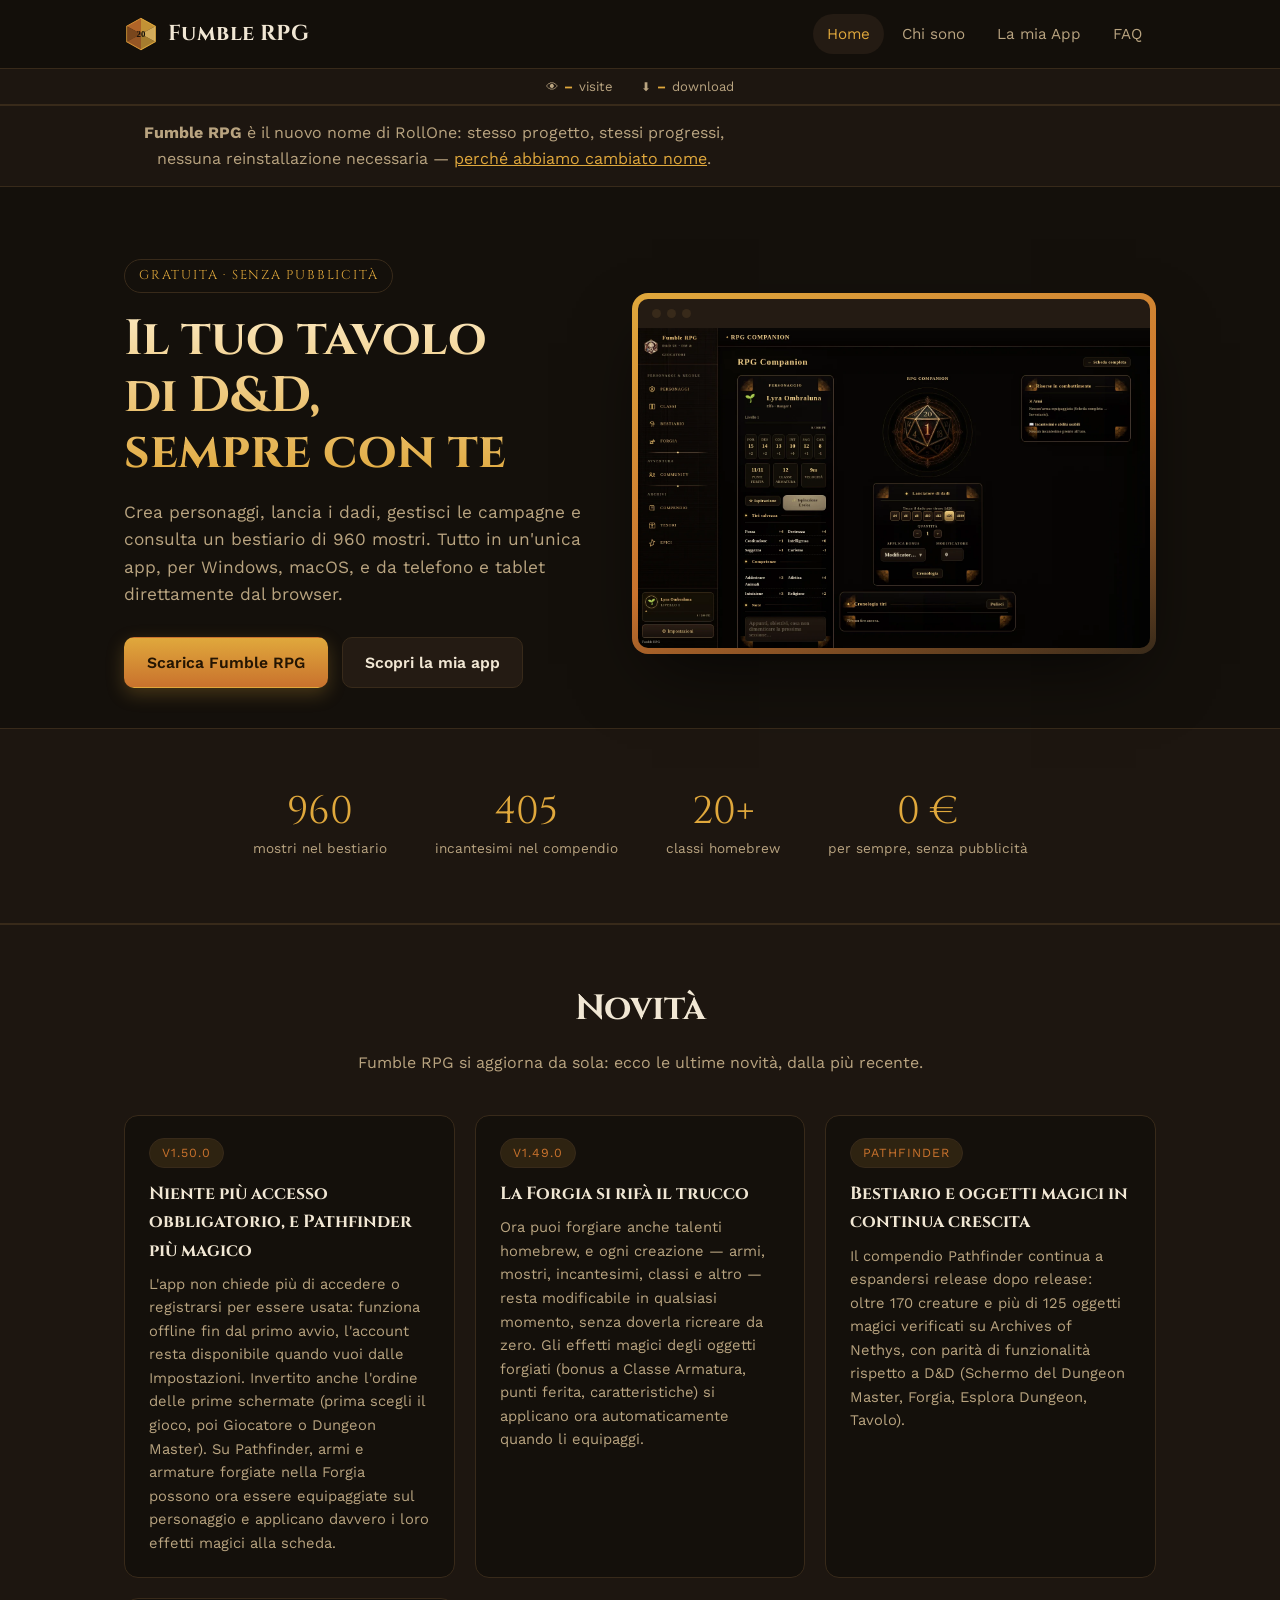
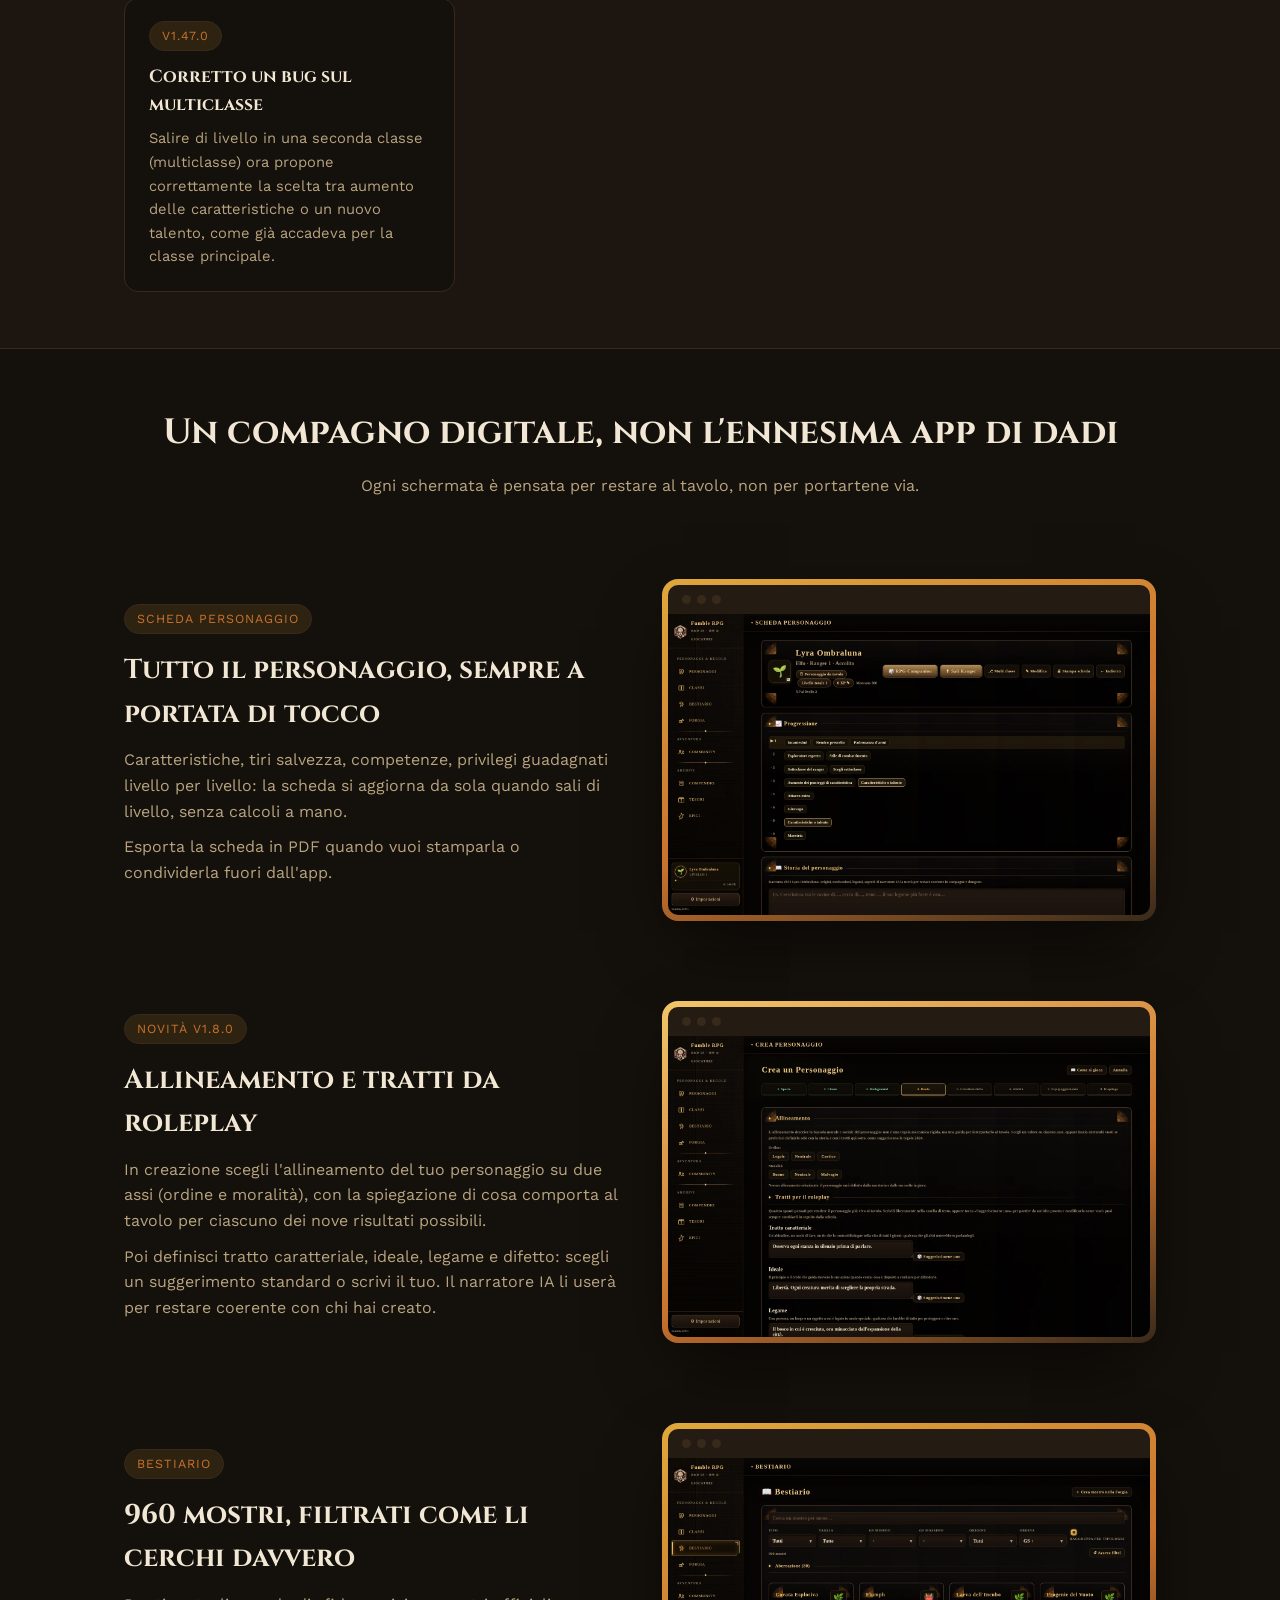
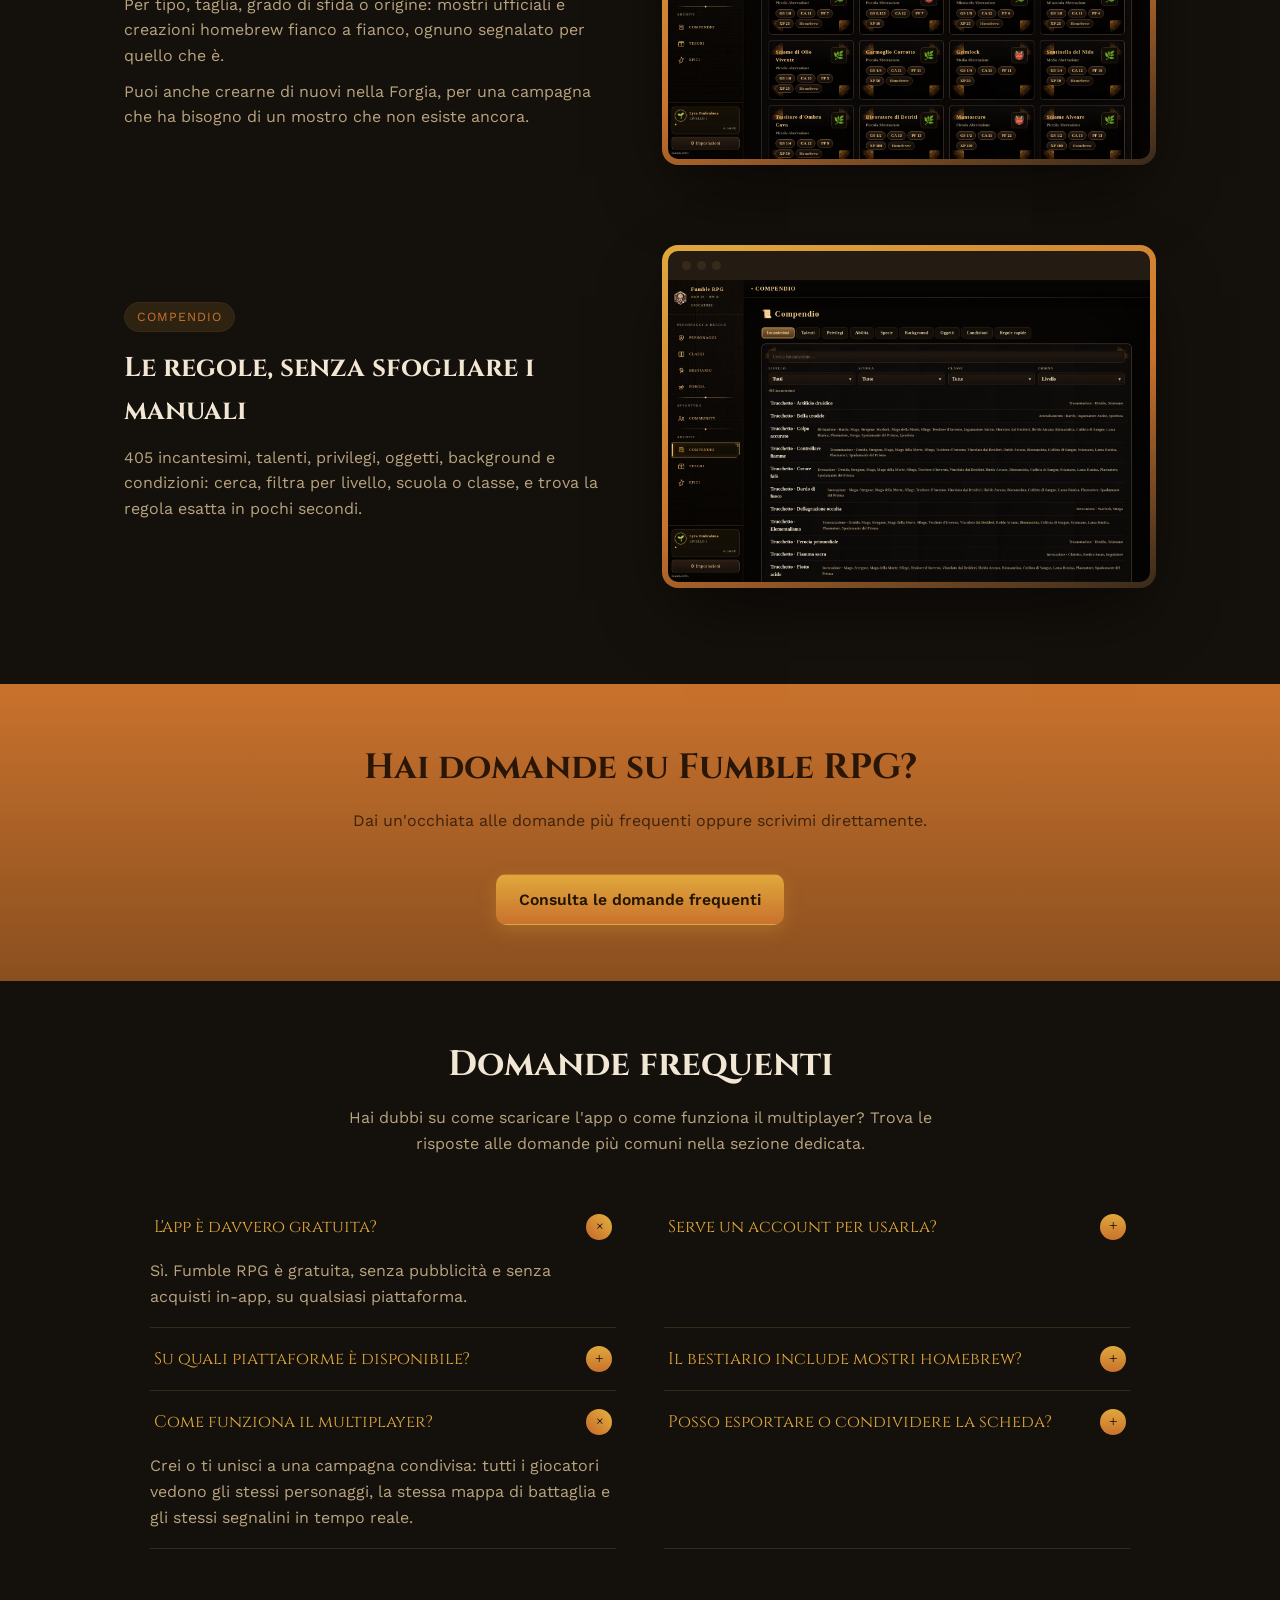
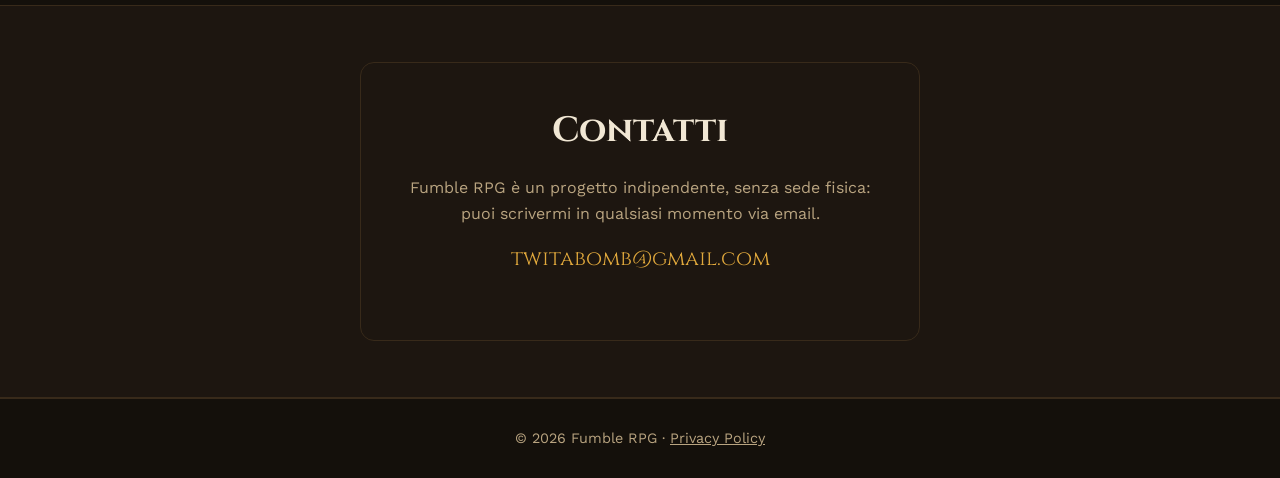
<file: index.html>
<!doctype html>
<html lang="it">
<head>
<meta charset="utf-8">
<meta name="viewport" content="width=device-width, initial-scale=1">
<meta name="referrer" content="strict-origin-when-cross-origin">
<title>Fumble RPG — il tuo tavolo di D&amp;D, sempre con te</title>
<meta name="description" content="Fumble RPG è l'app companion gratuita per D&amp;D 5ª edizione: personaggi, dadi, campagne e un bestiario di 960 mostri, su Windows e macOS.">
<link rel="canonical" href="https://carmineabbagnale.github.io/rollone-site/">
<link rel="icon" href="favicon.ico" sizes="any">
<link rel="icon" href="assets/favicon-32x32.png" type="image/png" sizes="32x32">
<link rel="icon" href="assets/favicon-16x16.png" type="image/png" sizes="16x16">
<link rel="apple-touch-icon" href="assets/apple-touch-icon.png">
<meta name="theme-color" content="#14100b">
<meta property="og:type" content="website">
<meta property="og:site_name" content="Fumble RPG">
<meta property="og:title" content="Fumble RPG — il tuo tavolo di D&amp;D, sempre con te">
<meta property="og:description" content="Fumble RPG è l'app companion gratuita per D&amp;D 5ª edizione: personaggi, dadi, campagne e un bestiario di 960 mostri, su Windows e macOS.">
<meta property="og:url" content="https://carmineabbagnale.github.io/rollone-site/">
<meta property="og:image" content="https://carmineabbagnale.github.io/rollone-site/assets/og-image.png">
<meta property="og:image:width" content="1200">
<meta property="og:image:height" content="630">
<meta property="og:locale" content="it_IT">
<meta name="twitter:card" content="summary_large_image">
<meta name="twitter:title" content="Fumble RPG — il tuo tavolo di D&amp;D, sempre con te">
<meta name="twitter:description" content="Fumble RPG è l'app companion gratuita per D&amp;D 5ª edizione: personaggi, dadi, campagne e un bestiario di 960 mostri, su Windows e macOS.">
<meta name="twitter:image" content="https://carmineabbagnale.github.io/rollone-site/assets/og-image.png">
<link rel="preconnect" href="https://fonts.googleapis.com">
<link rel="preconnect" href="https://fonts.gstatic.com" crossorigin>
<link href="https://fonts.googleapis.com/css2?family=Cinzel:wght@600;700&family=Work+Sans:wght@400;500;600;700&display=swap" rel="stylesheet">
<link rel="stylesheet" href="assets/style.css">
<script type="application/ld+json">
{
  "@context": "https://schema.org",
  "@type": "SoftwareApplication",
  "name": "Fumble RPG",
  "applicationCategory": "GameApplication",
  "operatingSystem": "Windows, macOS, Web",
  "url": "https://carmineabbagnale.github.io/rollone-site/",
  "description": "Fumble RPG è l'app companion gratuita per D&D 5ª edizione: personaggi, dadi, campagne e un bestiario di 960 mostri, su Windows e macOS.",
  "offers": {
    "@type": "Offer",
    "price": "0",
    "priceCurrency": "EUR"
  },
  "author": {
    "@type": "Person",
    "name": "Carmine"
  }
}
</script>
</head>
<body>

<header class="site">
  <div class="nav-row">
    <a class="brand" href="./">
      <img class="d20" src="assets/d20.svg" alt="">
      Fumble RPG
    </a>
    <nav class="primary" aria-label="Principale">
      <a href="./" aria-current="page">Home</a>
      <a href="chi-sono/">Chi sono</a>
      <a href="la-mia-app/">La mia App</a>
      <a href="faq/">FAQ</a>
    </nav>
  </div>
</header>

<div class="stats-strip" aria-label="Statistiche del sito">
  <div class="wrap stats-strip-inner">
    <span class="stat"><span class="ico">👁</span> <strong id="stat-visits">–</strong> visite</span>
    <span class="stat"><span class="ico">⬇</span> <strong id="stat-downloads">–</strong> download</span>
  </div>
</div>

<main id="main-content">

<section class="alt" style="padding:14px 0">
  <div class="wrap" style="text-align:center">
    <p class="section-sub" style="margin:0">
      <strong>Fumble RPG</strong> è il nuovo nome di RollOne: stesso progetto, stessi progressi, nessuna reinstallazione necessaria — <a href="chi-sono/#nome">perché abbiamo cambiato nome</a>.
    </p>
  </div>
</section>

<section class="hero-split">
  <div class="wrap">
    <div>
      <span class="eyebrow">Gratuita · Senza pubblicità</span>
      <h1>Il tuo tavolo di D&amp;D, sempre con te</h1>
      <p class="lead">Crea personaggi, lancia i dadi, gestisci le campagne e consulta un bestiario di 960 mostri. Tutto in un'unica app, per Windows, macOS, e da telefono e tablet direttamente dal browser.</p>
      <div class="actions">
        <a class="btn btn-primary" href="la-mia-app/#download">Scarica Fumble RPG</a>
        <a class="btn btn-ghost" href="la-mia-app/">Scopri la mia app</a>
      </div>
    </div>
    <div class="shot-frame floating">
      <div class="bar"><span></span><span></span><span></span></div>
      <img src="assets/screens/app-companion.webp" alt="RPG Companion di Fumble RPG: scheda del personaggio, lanciatore di dadi e risorse in combattimento in un'unica schermata" width="1600" height="970" loading="eager">
    </div>
  </div>
</section>

<section class="alt">
  <div class="wrap">
    <div class="stats-row">
      <div class="stat"><span class="num">960</span><span class="lbl">mostri nel bestiario</span></div>
      <div class="stat"><span class="num">405</span><span class="lbl">incantesimi nel compendio</span></div>
      <div class="stat"><span class="num">20+</span><span class="lbl">classi homebrew</span></div>
      <div class="stat"><span class="num">0 €</span><span class="lbl">per sempre, senza pubblicità</span></div>
    </div>
  </div>
</section>

<section class="alt" id="novita">
  <div class="wrap">
    <h2 class="section-title">Novità</h2>
    <p class="section-sub">Fumble RPG si aggiorna da sola: ecco le ultime novità, dalla più recente.</p>
    <div class="news-list">
      <div class="news-item">
        <span class="badge">v1.50.0</span>
        <h3>Niente più accesso obbligatorio, e Pathfinder più magico</h3>
        <p>L'app non chiede più di accedere o registrarsi per essere usata: funziona offline fin dal primo avvio, l'account resta disponibile quando vuoi dalle Impostazioni. Invertito anche l'ordine delle prime schermate (prima scegli il gioco, poi Giocatore o Dungeon Master). Su Pathfinder, armi e armature forgiate nella Forgia possono ora essere equipaggiate sul personaggio e applicano davvero i loro effetti magici alla scheda.</p>
      </div>
      <div class="news-item">
        <span class="badge">v1.49.0</span>
        <h3>La Forgia si rifà il trucco</h3>
        <p>Ora puoi forgiare anche talenti homebrew, e ogni creazione — armi, mostri, incantesimi, classi e altro — resta modificabile in qualsiasi momento, senza doverla ricreare da zero. Gli effetti magici degli oggetti forgiati (bonus a Classe Armatura, punti ferita, caratteristiche) si applicano ora automaticamente quando li equipaggi.</p>
      </div>
      <div class="news-item">
        <span class="badge">Pathfinder</span>
        <h3>Bestiario e oggetti magici in continua crescita</h3>
        <p>Il compendio Pathfinder continua a espandersi release dopo release: oltre 170 creature e più di 125 oggetti magici verificati su Archives of Nethys, con parità di funzionalità rispetto a D&amp;D (Schermo del Dungeon Master, Forgia, Esplora Dungeon, Tavolo).</p>
      </div>
      <div class="news-item">
        <span class="badge">v1.47.0</span>
        <h3>Corretto un bug sul multiclasse</h3>
        <p>Salire di livello in una seconda classe (multiclasse) ora propone correttamente la scelta tra aumento delle caratteristiche o un nuovo talento, come già accadeva per la classe principale.</p>
      </div>
    </div>
  </div>
</section>

<section>
  <div class="wrap">
    <h2 class="section-title">Un compagno digitale, non l'ennesima app di dadi</h2>
    <p class="section-sub">Ogni schermata è pensata per restare al tavolo, non per portartene via.</p>

    <div class="feature-row">
      <div>
        <span class="badge">Scheda personaggio</span>
        <h3>Tutto il personaggio, sempre a portata di tocco</h3>
        <p>Caratteristiche, tiri salvezza, competenze, privilegi guadagnati livello per livello: la scheda si aggiorna da sola quando sali di livello, senza calcoli a mano.</p>
        <p>Esporta la scheda in PDF quando vuoi stamparla o condividerla fuori dall'app.</p>
      </div>
      <div class="shot-col shot-frame">
        <div class="bar"><span></span><span></span><span></span></div>
        <img src="assets/screens/app-scheda.webp" alt="Scheda personaggio di Fumble RPG con caratteristiche, progressione livello per livello e privilegi guadagnati" width="1600" height="1029" loading="lazy">
      </div>
    </div>

    <div class="feature-row reverse new">
      <div>
        <span class="badge">Novità v1.8.0</span>
        <h3>Allineamento e tratti da roleplay</h3>
        <p>In creazione scegli l'allineamento del tuo personaggio su due assi (ordine e moralità), con la spiegazione di cosa comporta al tavolo per ciascuno dei nove risultati possibili.</p>
        <p>Poi definisci tratto caratteriale, ideale, legame e difetto: scegli un suggerimento standard o scrivi il tuo. Il narratore IA li userà per restare coerente con chi hai creato.</p>
      </div>
      <div class="shot-col shot-frame">
        <div class="bar"><span></span><span></span><span></span></div>
        <img src="assets/screens/app-ruolo.webp" alt="Passo Ruolo della creazione personaggio in Fumble RPG: scelta dell'allineamento e dei tratti da roleplay" width="1600" height="882" loading="lazy">
      </div>
    </div>

    <div class="feature-row">
      <div>
        <span class="badge">Bestiario</span>
        <h3>960 mostri, filtrati come li cerchi davvero</h3>
        <p>Per tipo, taglia, grado di sfida o origine: mostri ufficiali e creazioni homebrew fianco a fianco, ognuno segnalato per quello che è.</p>
        <p>Puoi anche crearne di nuovi nella Forgia, per una campagna che ha bisogno di un mostro che non esiste ancora.</p>
      </div>
      <div class="shot-col shot-frame">
        <div class="bar"><span></span><span></span><span></span></div>
        <img src="assets/screens/app-bestiario.webp" alt="Bestiario di Fumble RPG con 960 mostri filtrabili per tipo, taglia e grado di sfida" width="1600" height="970" loading="lazy">
      </div>
    </div>

    <div class="feature-row reverse">
      <div>
        <span class="badge">Compendio</span>
        <h3>Le regole, senza sfogliare i manuali</h3>
        <p>405 incantesimi, talenti, privilegi, oggetti, background e condizioni: cerca, filtra per livello, scuola o classe, e trova la regola esatta in pochi secondi.</p>
      </div>
      <div class="shot-col shot-frame">
        <div class="bar"><span></span><span></span><span></span></div>
        <img src="assets/screens/app-compendio.webp" alt="Compendio delle regole di Fumble RPG con incantesimi filtrabili per livello, scuola e classe" width="1600" height="970" loading="lazy">
      </div>
    </div>
  </div>
</section>

<section class="band">
  <div class="wrap" style="text-align:center">
    <h2 class="section-title">Hai domande su Fumble RPG?</h2>
    <p class="section-sub">Dai un'occhiata alle domande più frequenti oppure scrivimi direttamente.</p>
    <a class="btn btn-primary" href="faq/">Consulta le domande frequenti</a>
  </div>
</section>

<section>
  <div class="wrap">
    <h2 class="section-title">Domande frequenti</h2>
    <p class="section-sub">Hai dubbi su come scaricare l'app o come funziona il multiplayer? Trova le risposte alle domande più comuni nella sezione dedicata.</p>
    <div class="faq-columns">
      <div class="faq-item open">
        <button class="faq-q" aria-expanded="true"><span>L'app è davvero gratuita?</span><span class="icon">+</span></button>
        <div class="faq-a"><p>Sì. Fumble RPG è gratuita, senza pubblicità e senza acquisti in-app, su qualsiasi piattaforma.</p></div>
      </div>
      <div class="faq-item">
        <button class="faq-q" aria-expanded="false"><span>Serve un account per usarla?</span><span class="icon">+</span></button>
        <div class="faq-a"><p>No. Le funzioni base funzionano offline, senza account. <a href="faq/">Continua a leggere nelle FAQ →</a></p></div>
      </div>
      <div class="faq-item">
        <button class="faq-q" aria-expanded="false"><span>Su quali piattaforme è disponibile?</span><span class="icon">+</span></button>
        <div class="faq-a"><p>Windows, macOS, e anche Android e iOS direttamente dal browser. <a href="faq/">Continua a leggere nelle FAQ →</a></p></div>
      </div>
      <div class="faq-item">
        <button class="faq-q" aria-expanded="false"><span>Il bestiario include mostri homebrew?</span><span class="icon">+</span></button>
        <div class="faq-a"><p>Sì, insieme a quelli ufficiali. <a href="faq/">Continua a leggere nelle FAQ →</a></p></div>
      </div>
      <div class="faq-item open">
        <button class="faq-q" aria-expanded="true"><span>Come funziona il multiplayer?</span><span class="icon">+</span></button>
        <div class="faq-a"><p>Crei o ti unisci a una campagna condivisa: tutti i giocatori vedono gli stessi personaggi, la stessa mappa di battaglia e gli stessi segnalini in tempo reale.</p></div>
      </div>
      <div class="faq-item">
        <button class="faq-q" aria-expanded="false"><span>Posso esportare o condividere la scheda?</span><span class="icon">+</span></button>
        <div class="faq-a"><p>Sì, come file. <a href="faq/">Continua a leggere nelle FAQ →</a></p></div>
      </div>
    </div>
  </div>
</section>

<section class="alt">
  <div class="wrap">
    <div class="contact-card">
      <h2 class="section-title" style="margin-bottom:4px">Contatti</h2>
      <p style="color:var(--muted)">Fumble RPG è un progetto indipendente, senza sede fisica: puoi scrivermi in qualsiasi momento via email.</p>
      <div class="email">twitabomb@gmail.com</div>
    </div>
  </div>
</section>

</main>

<footer class="site">
  <div class="wrap">© 2026 Fumble RPG · <a href="privacy-policy/">Privacy Policy</a></div>
</footer>

<script src="assets/faq.js"></script>
<script src="assets/stats.js"></script>
</body>
</html>
</file>
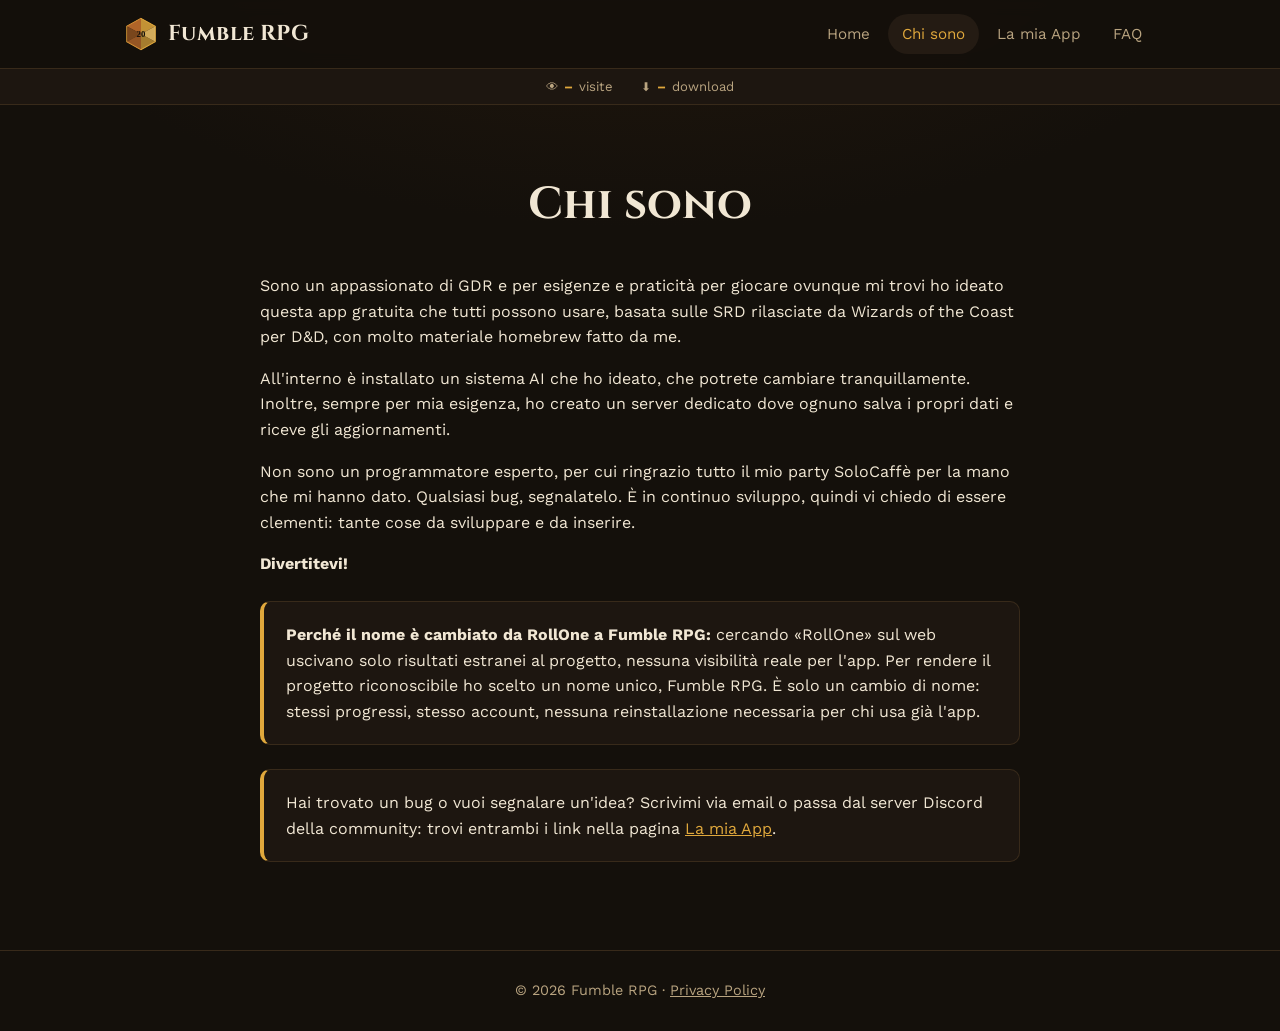
<file: chi-sono/index.html>
<!doctype html>
<html lang="it">
<head>
<meta charset="utf-8">
<meta name="viewport" content="width=device-width, initial-scale=1">
<meta name="referrer" content="strict-origin-when-cross-origin">
<title>Chi sono | Fumble RPG</title>
<meta name="description" content="Chi c'è dietro Fumble RPG: perché è nata questa app per D&amp;D 5e e a chi rivolgersi per bug e idee.">
<link rel="canonical" href="https://carmineabbagnale.github.io/rollone-site/chi-sono/">
<link rel="icon" href="../favicon.ico" sizes="any">
<link rel="icon" href="../assets/favicon-32x32.png" type="image/png" sizes="32x32">
<link rel="icon" href="../assets/favicon-16x16.png" type="image/png" sizes="16x16">
<link rel="apple-touch-icon" href="../assets/apple-touch-icon.png">
<meta name="theme-color" content="#14100b">
<meta property="og:type" content="website">
<meta property="og:site_name" content="Fumble RPG">
<meta property="og:title" content="Chi sono | Fumble RPG">
<meta property="og:description" content="Chi c'è dietro Fumble RPG: perché è nata questa app per D&amp;D 5e e a chi rivolgersi per bug e idee.">
<meta property="og:url" content="https://carmineabbagnale.github.io/rollone-site/chi-sono/">
<meta property="og:image" content="https://carmineabbagnale.github.io/rollone-site/assets/og-image.png">
<meta property="og:image:width" content="1200">
<meta property="og:image:height" content="630">
<meta property="og:locale" content="it_IT">
<meta name="twitter:card" content="summary_large_image">
<meta name="twitter:title" content="Chi sono | Fumble RPG">
<meta name="twitter:description" content="Chi c'è dietro Fumble RPG: perché è nata questa app per D&amp;D 5e e a chi rivolgersi per bug e idee.">
<meta name="twitter:image" content="https://carmineabbagnale.github.io/rollone-site/assets/og-image.png">
<link rel="preconnect" href="https://fonts.googleapis.com">
<link rel="preconnect" href="https://fonts.gstatic.com" crossorigin>
<link href="https://fonts.googleapis.com/css2?family=Cinzel:wght@600;700&family=Work+Sans:wght@400;500;600;700&display=swap" rel="stylesheet">
<link rel="stylesheet" href="../assets/style.css">
</head>
<body>

<header class="site">
  <div class="nav-row">
    <a class="brand" href="../">
      <img class="d20" src="../assets/d20.svg" alt="">
      Fumble RPG
    </a>
    <nav class="primary" aria-label="Principale">
      <a href="../">Home</a>
      <a href="../chi-sono/" aria-current="page">Chi sono</a>
      <a href="../la-mia-app/">La mia App</a>
      <a href="../faq/">FAQ</a>
    </nav>
  </div>
</header>

<div class="stats-strip" aria-label="Statistiche del sito">
  <div class="wrap stats-strip-inner">
    <span class="stat"><span class="ico">👁</span> <strong id="stat-visits">–</strong> visite</span>
    <span class="stat"><span class="ico">⬇</span> <strong id="stat-downloads">–</strong> download</span>
  </div>
</div>

<main id="main-content">
  <div class="page-header">
    <h1>Chi sono</h1>
  </div>
  <div class="prose">
    <p>Sono un appassionato di GDR e per esigenze e praticità per giocare ovunque mi trovi ho ideato questa app gratuita che tutti possono usare, basata sulle SRD rilasciate da Wizards of the Coast per D&amp;D, con molto materiale homebrew fatto da me.</p>
    <p>All'interno è installato un sistema AI che ho ideato, che potrete cambiare tranquillamente. Inoltre, sempre per mia esigenza, ho creato un server dedicato dove ognuno salva i propri dati e riceve gli aggiornamenti.</p>
    <p>Non sono un programmatore esperto, per cui ringrazio tutto il mio party SoloCaffè per la mano che mi hanno dato. Qualsiasi bug, segnalatelo. È in continuo sviluppo, quindi vi chiedo di essere clementi: tante cose da sviluppare e da inserire.</p>
    <p><strong>Divertitevi!</strong></p>

    <div class="callout" id="nome">
      <p><strong>Perché il nome è cambiato da RollOne a Fumble RPG:</strong> cercando «RollOne» sul web uscivano solo risultati estranei al progetto, nessuna visibilità reale per l'app. Per rendere il progetto riconoscibile ho scelto un nome unico, Fumble RPG. È solo un cambio di nome: stessi progressi, stesso account, nessuna reinstallazione necessaria per chi usa già l'app.</p>
    </div>

    <div class="callout">
      <p>Hai trovato un bug o vuoi segnalare un'idea? Scrivimi via email o passa dal server Discord della community: trovi entrambi i link nella pagina <a href="../la-mia-app/">La mia App</a>.</p>
    </div>
  </div>
</main>

<footer class="site">
  <div class="wrap">© 2026 Fumble RPG · <a href="../privacy-policy/">Privacy Policy</a></div>
</footer>

<script src="../assets/stats.js"></script>
</body>
</html>
</file>
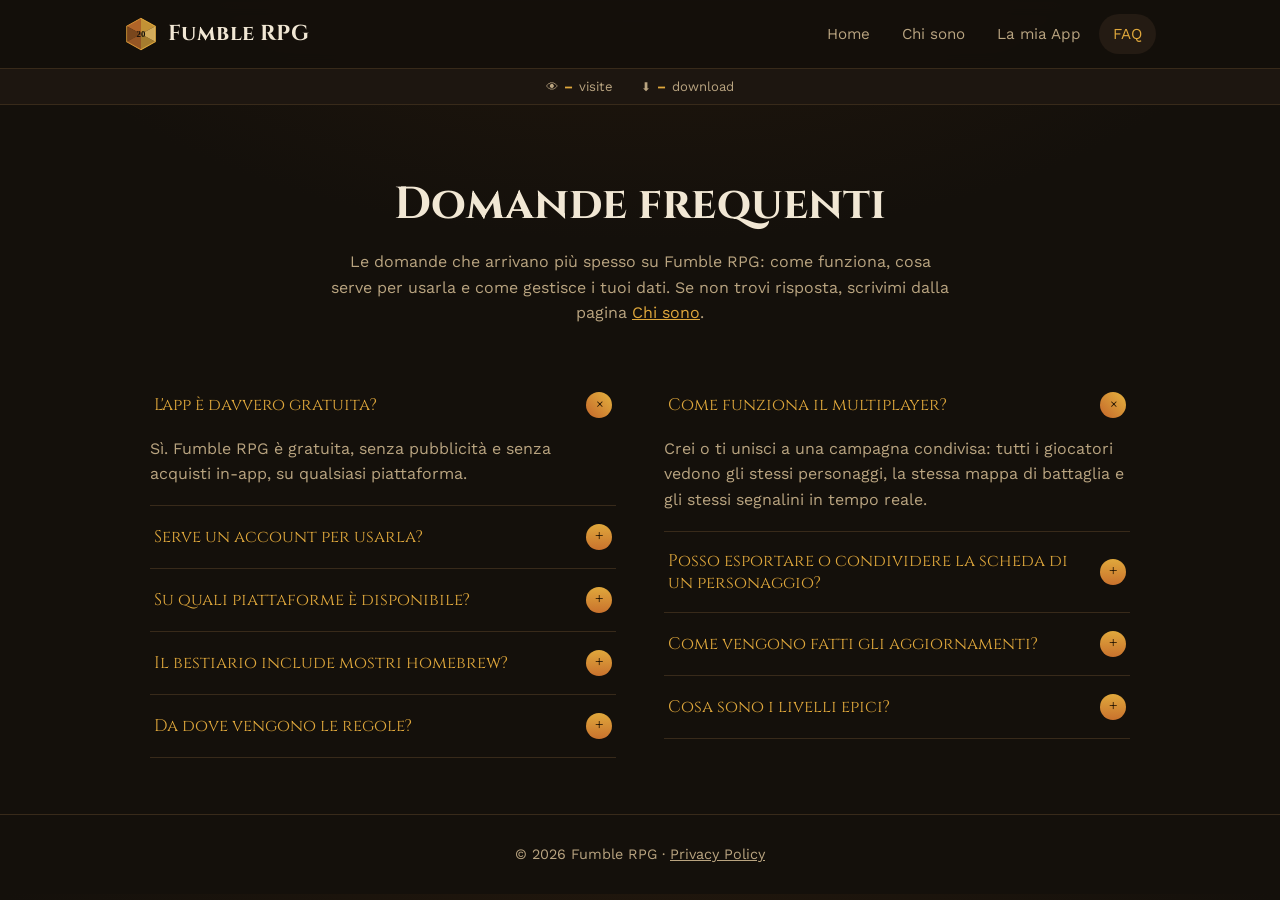
<file: faq/index.html>
<!doctype html>
<html lang="it">
<head>
<meta charset="utf-8">
<meta name="viewport" content="width=device-width, initial-scale=1">
<meta name="referrer" content="strict-origin-when-cross-origin">
<title>FAQ | Fumble RPG</title>
<meta name="description" content="Le domande più frequenti su Fumble RPG: account, piattaforme, bestiario, regole, multiplayer, aggiornamenti e livelli epici.">
<link rel="canonical" href="https://carmineabbagnale.github.io/rollone-site/faq/">
<link rel="icon" href="../favicon.ico" sizes="any">
<link rel="icon" href="../assets/favicon-32x32.png" type="image/png" sizes="32x32">
<link rel="icon" href="../assets/favicon-16x16.png" type="image/png" sizes="16x16">
<link rel="apple-touch-icon" href="../assets/apple-touch-icon.png">
<meta name="theme-color" content="#14100b">
<meta property="og:type" content="website">
<meta property="og:site_name" content="Fumble RPG">
<meta property="og:title" content="FAQ | Fumble RPG">
<meta property="og:description" content="Le domande più frequenti su Fumble RPG: account, piattaforme, bestiario, regole, multiplayer, aggiornamenti e livelli epici.">
<meta property="og:url" content="https://carmineabbagnale.github.io/rollone-site/faq/">
<meta property="og:image" content="https://carmineabbagnale.github.io/rollone-site/assets/og-image.png">
<meta property="og:image:width" content="1200">
<meta property="og:image:height" content="630">
<meta property="og:locale" content="it_IT">
<meta name="twitter:card" content="summary_large_image">
<meta name="twitter:title" content="FAQ | Fumble RPG">
<meta name="twitter:description" content="Le domande più frequenti su Fumble RPG: account, piattaforme, bestiario, regole, multiplayer, aggiornamenti e livelli epici.">
<meta name="twitter:image" content="https://carmineabbagnale.github.io/rollone-site/assets/og-image.png">
<link rel="preconnect" href="https://fonts.googleapis.com">
<link rel="preconnect" href="https://fonts.gstatic.com" crossorigin>
<link href="https://fonts.googleapis.com/css2?family=Cinzel:wght@600;700&family=Work+Sans:wght@400;500;600;700&display=swap" rel="stylesheet">
<link rel="stylesheet" href="../assets/style.css">
</head>
<body>

<header class="site">
  <div class="nav-row">
    <a class="brand" href="../">
      <img class="d20" src="../assets/d20.svg" alt="">
      Fumble RPG
    </a>
    <nav class="primary" aria-label="Principale">
      <a href="../">Home</a>
      <a href="../chi-sono/">Chi sono</a>
      <a href="../la-mia-app/">La mia App</a>
      <a href="../faq/" aria-current="page">FAQ</a>
    </nav>
  </div>
</header>

<div class="stats-strip" aria-label="Statistiche del sito">
  <div class="wrap stats-strip-inner">
    <span class="stat"><span class="ico">👁</span> <strong id="stat-visits">–</strong> visite</span>
    <span class="stat"><span class="ico">⬇</span> <strong id="stat-downloads">–</strong> download</span>
  </div>
</div>

<main id="main-content">
  <div class="page-header">
    <h1>Domande frequenti</h1>
    <p>Le domande che arrivano più spesso su Fumble RPG: come funziona, cosa serve per usarla e come gestisce i tuoi dati. Se non trovi risposta, scrivimi dalla pagina <a href="../chi-sono/">Chi sono</a>.</p>
  </div>

  <section style="padding-top:24px">
    <div class="wrap">
      <div class="faq-columns">
        <div>
          <div class="faq-item open">
            <button class="faq-q" aria-expanded="true"><span>L'app è davvero gratuita?</span><span class="icon">+</span></button>
            <div class="faq-a"><p>Sì. Fumble RPG è gratuita, senza pubblicità e senza acquisti in-app, su qualsiasi piattaforma.</p></div>
          </div>
          <div class="faq-item">
            <button class="faq-q" aria-expanded="false"><span>Serve un account per usarla?</span><span class="icon">+</span></button>
            <div class="faq-a"><p>No. Le funzioni base (personaggi, dadi, bestiario, compendio) funzionano offline, senza account. Un account serve solo per creare o unirti a una campagna multiplayer.</p></div>
          </div>
          <div class="faq-item">
            <button class="faq-q" aria-expanded="false"><span>Su quali piattaforme è disponibile?</span><span class="icon">+</span></button>
            <div class="faq-a"><p>Windows e macOS, e anche da telefono e tablet (Android e iOS) direttamente dal browser. Tutte le versioni leggono gli stessi dati, se accedi con lo stesso account.</p></div>
          </div>
          <div class="faq-item">
            <button class="faq-q" aria-expanded="false"><span>Il bestiario include mostri homebrew?</span><span class="icon">+</span></button>
            <div class="faq-a"><p>Sì, insieme a quelli ufficiali: nel bestiario trovi 960 mostri in totale, filtrabili per tipo, taglia, grado di sfida e origine.</p></div>
          </div>
          <div class="faq-item">
            <button class="faq-q" aria-expanded="false"><span>Da dove vengono le regole?</span><span class="icon">+</span></button>
            <div class="faq-a"><p>Dalle SRD (System Reference Document) ufficiali rilasciate da Wizards of the Coast per D&amp;D. A queste si aggiunge molto materiale homebrew creato da me, sempre segnalato chiaramente come tale e mai spacciato per regola ufficiale.</p></div>
          </div>
        </div>
        <div>
          <div class="faq-item open">
            <button class="faq-q" aria-expanded="true"><span>Come funziona il multiplayer?</span><span class="icon">+</span></button>
            <div class="faq-a"><p>Crei o ti unisci a una campagna condivisa: tutti i giocatori vedono gli stessi personaggi, la stessa mappa di battaglia e gli stessi segnalini in tempo reale.</p></div>
          </div>
          <div class="faq-item">
            <button class="faq-q" aria-expanded="false"><span>Posso esportare o condividere la scheda di un personaggio?</span><span class="icon">+</span></button>
            <div class="faq-a"><p>Sì. Puoi esportare la scheda come file e condividerla tramite le altre app installate sul telefono, oppure importarla su un altro dispositivo.</p></div>
          </div>
          <div class="faq-item">
            <button class="faq-q" aria-expanded="false"><span>Come vengono fatti gli aggiornamenti?</span><span class="icon">+</span></button>
            <div class="faq-a"><p>L'app controlla da sola la disponibilità di una nuova versione e la installa in automatico, senza bisogno di scaricare nulla manualmente dal sito.</p></div>
          </div>
          <div class="faq-item">
            <button class="faq-q" aria-expanded="false"><span>Cosa sono i livelli epici?</span><span class="icon">+</span></button>
            <div class="faq-a"><p>Sono le regole per portare la campagna oltre il livello 20, dal 21 al 30, con privilegi epici per ogni classe, ufficiali e homebrew.</p></div>
          </div>
        </div>
      </div>
    </div>
  </section>
</main>

<footer class="site">
  <div class="wrap">© 2026 Fumble RPG · <a href="../privacy-policy/">Privacy Policy</a></div>
</footer>

<script src="../assets/faq.js"></script>
<script src="../assets/stats.js"></script>
</body>
</html>
</file>
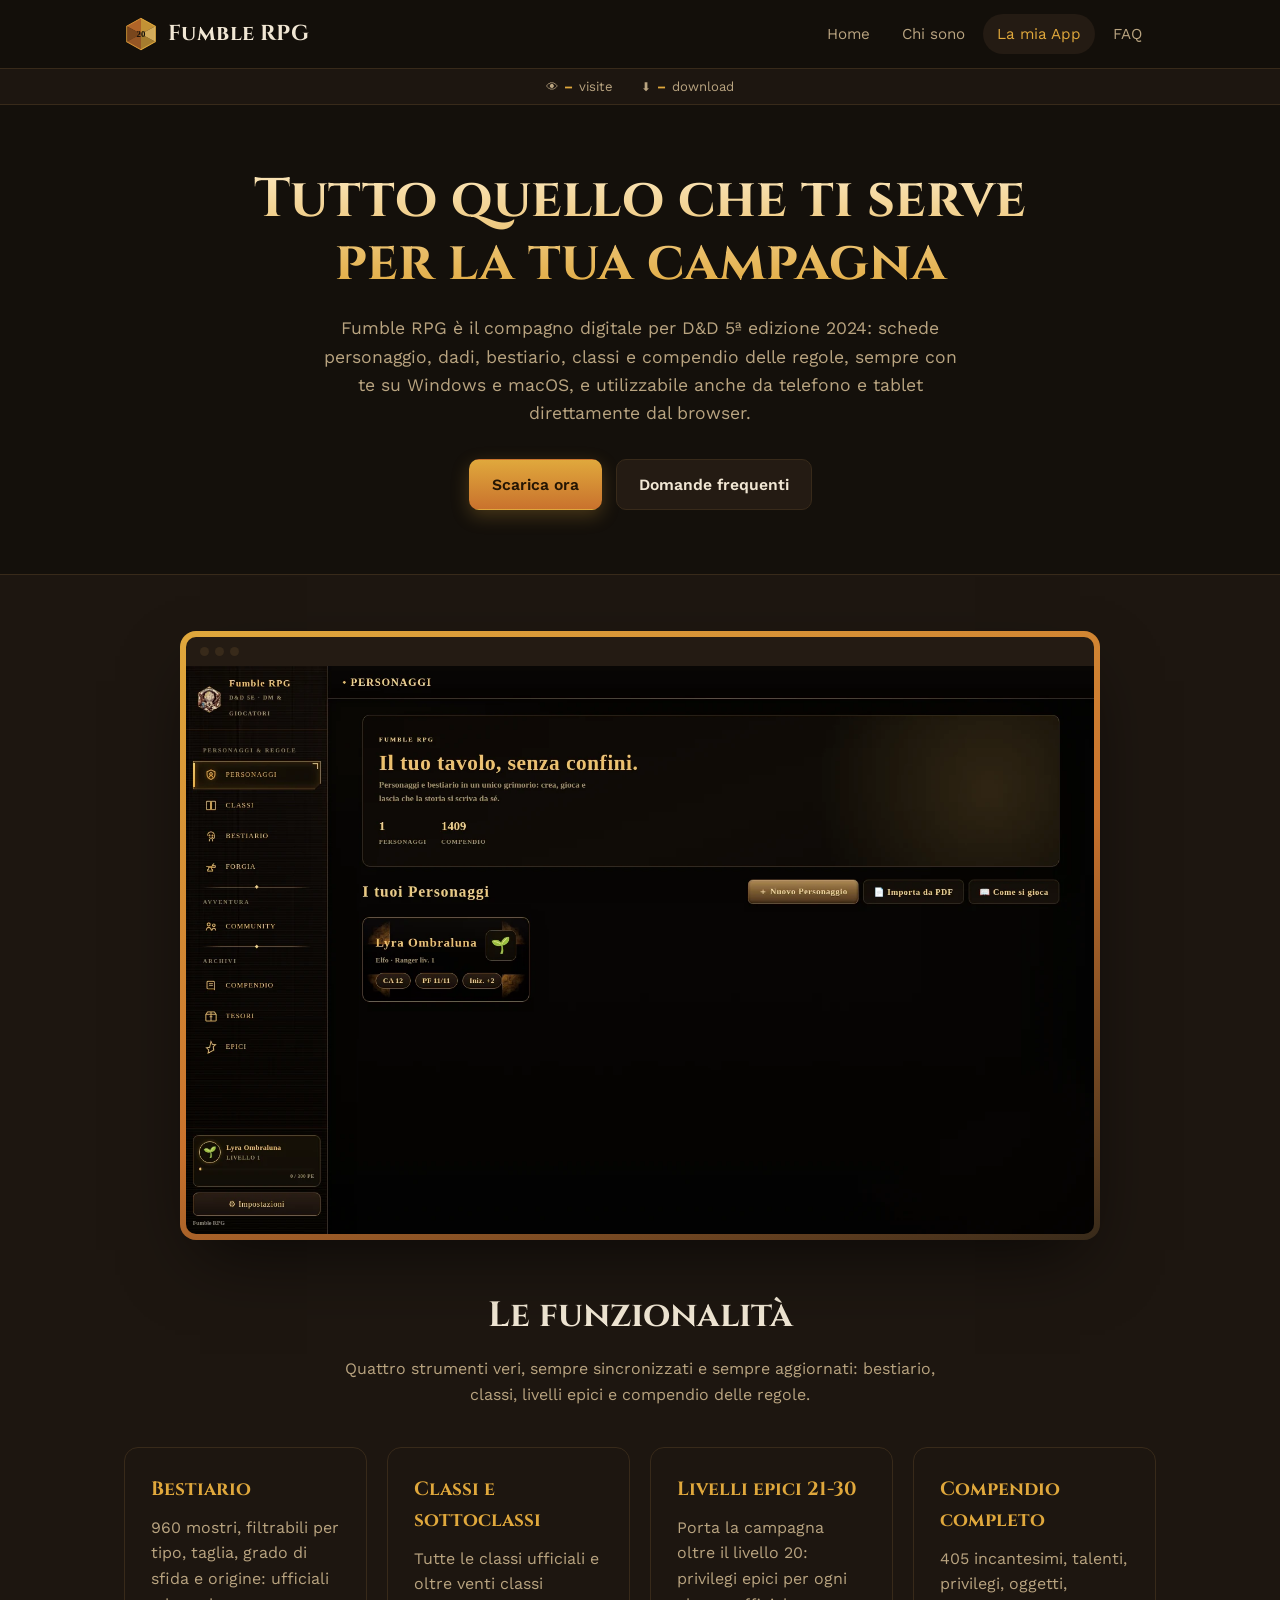
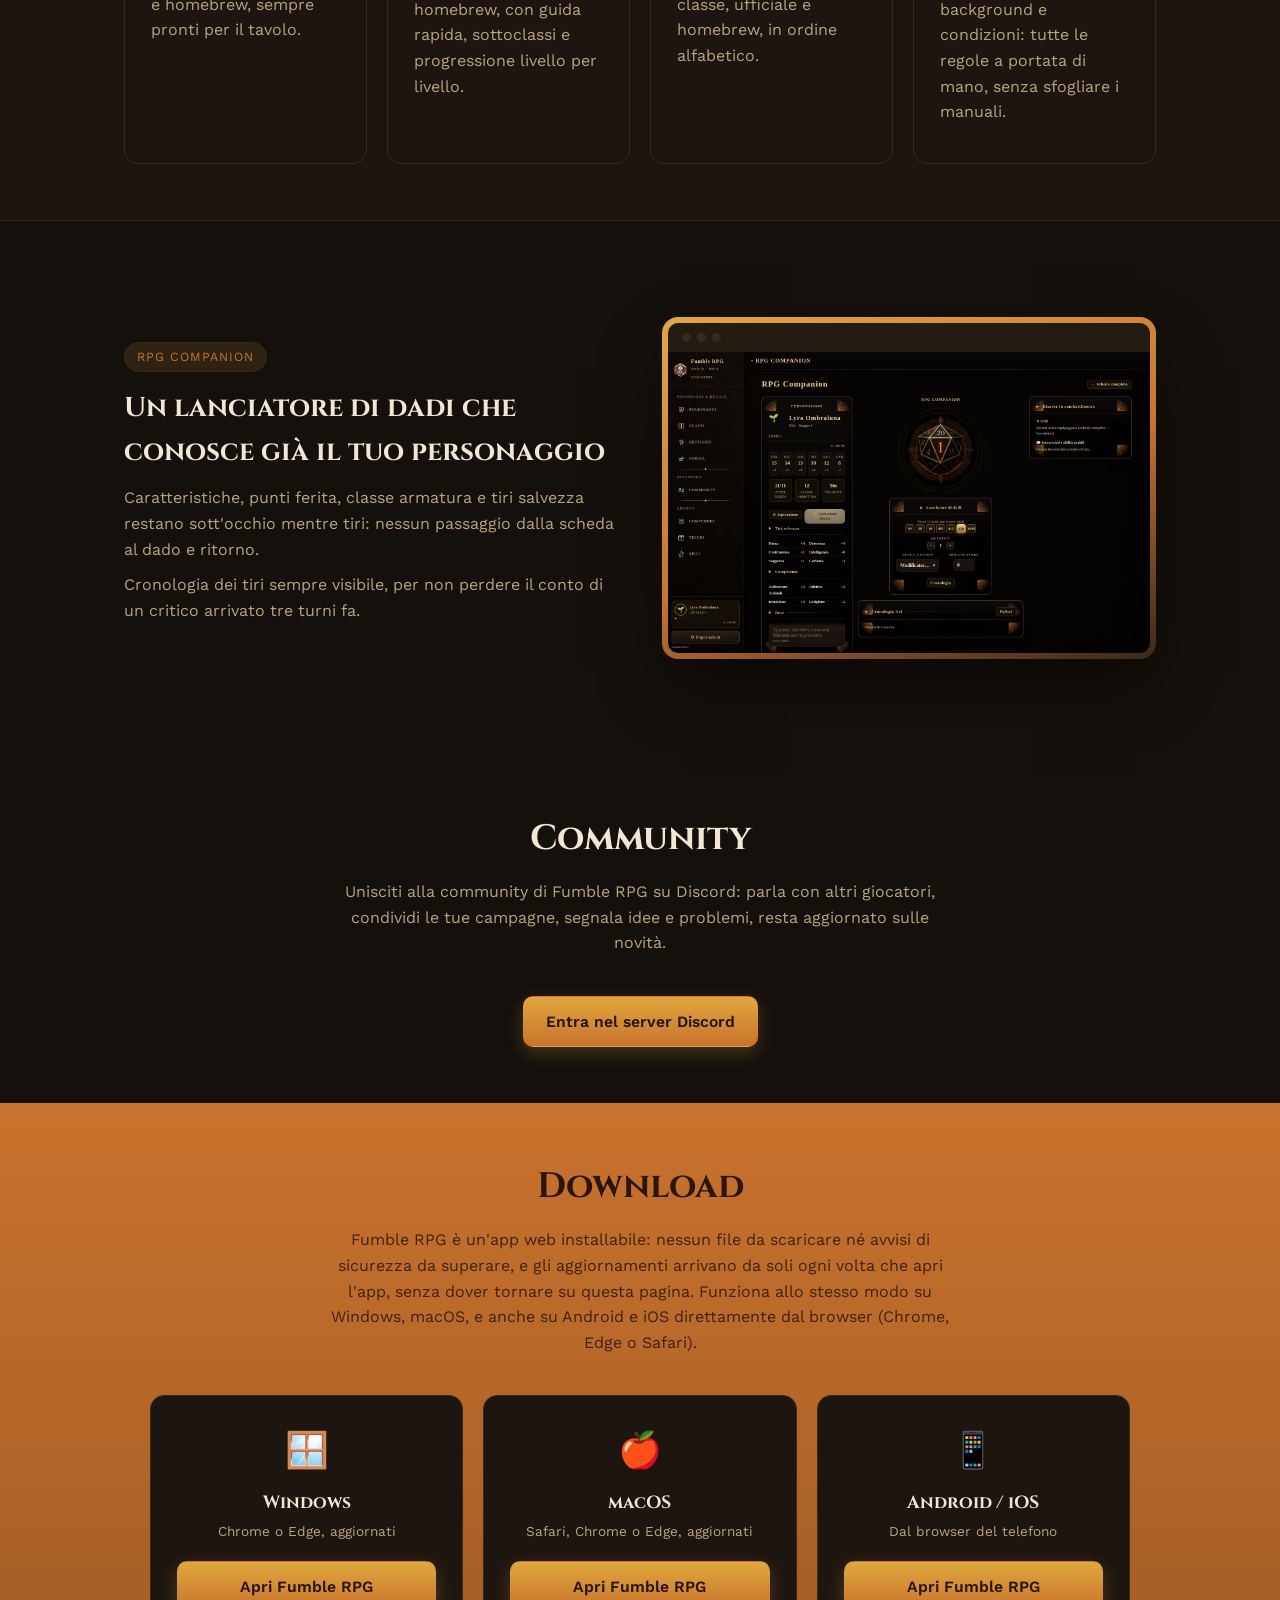
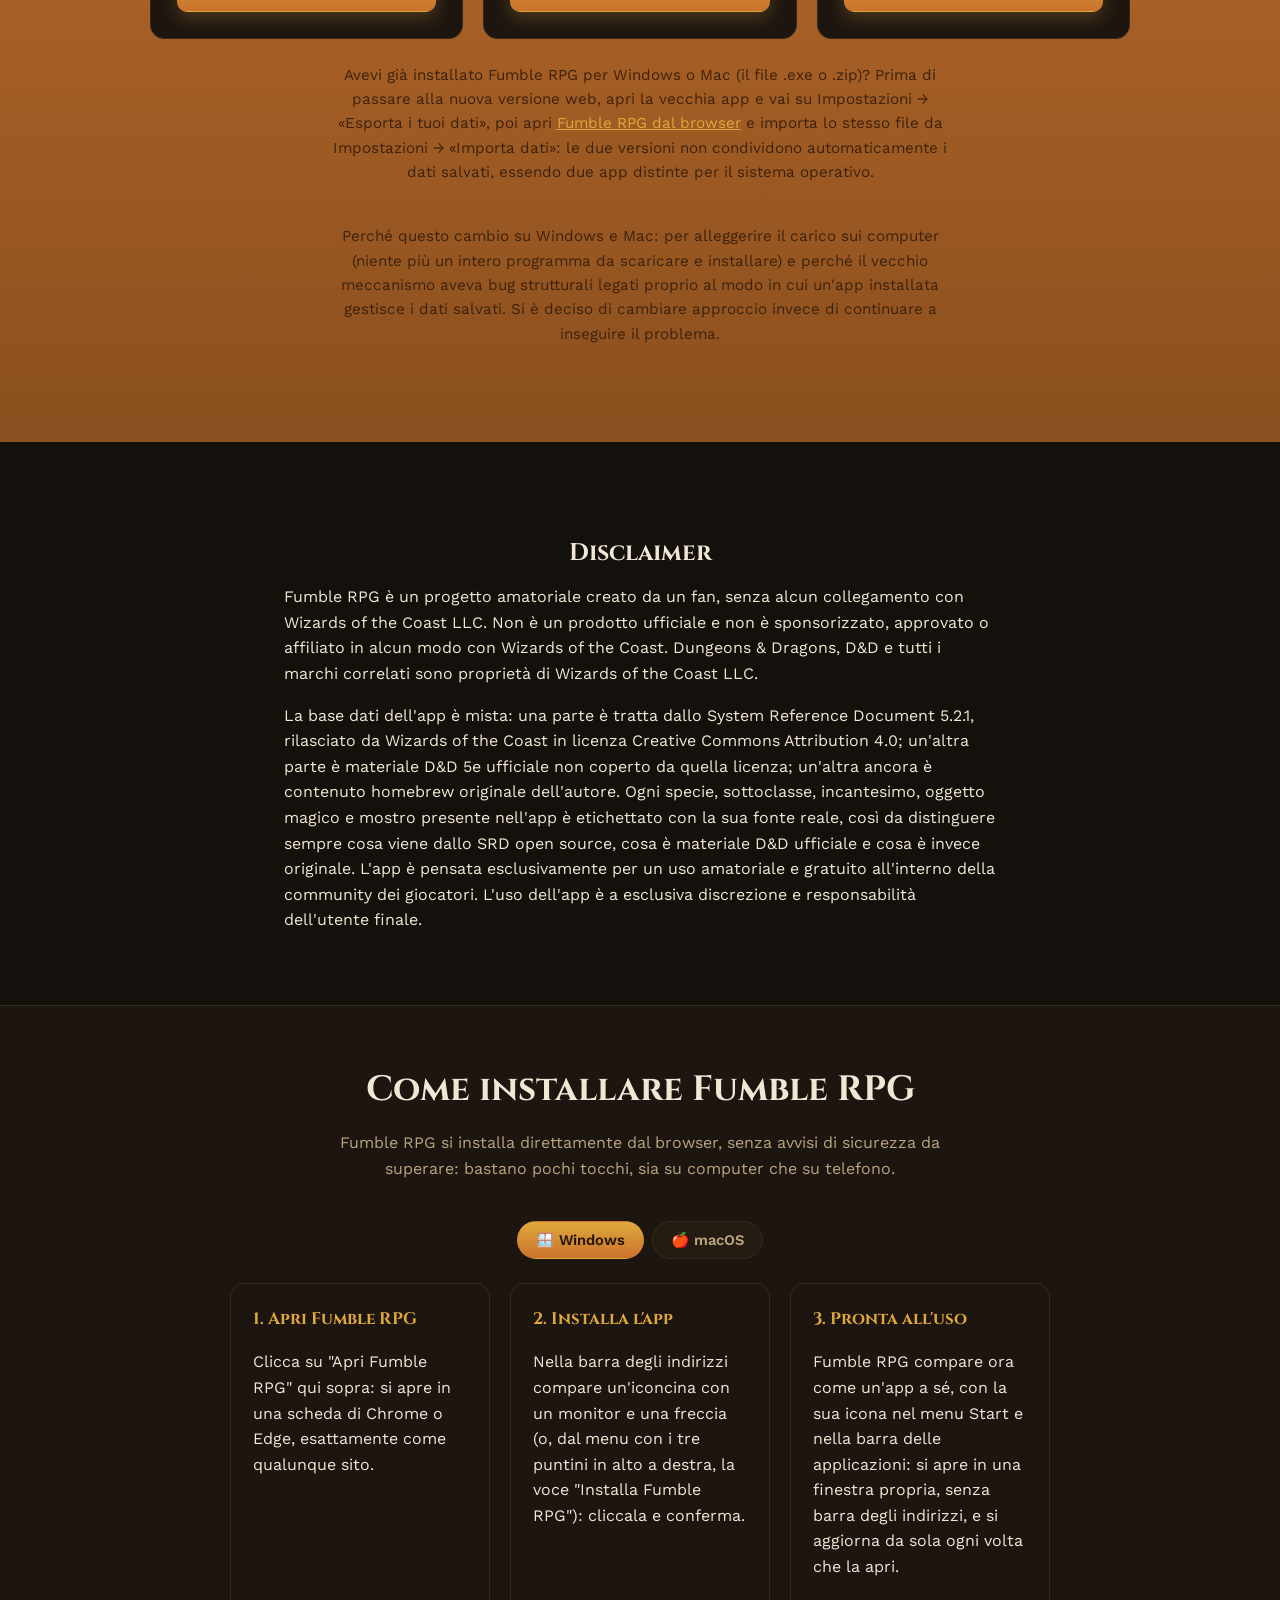
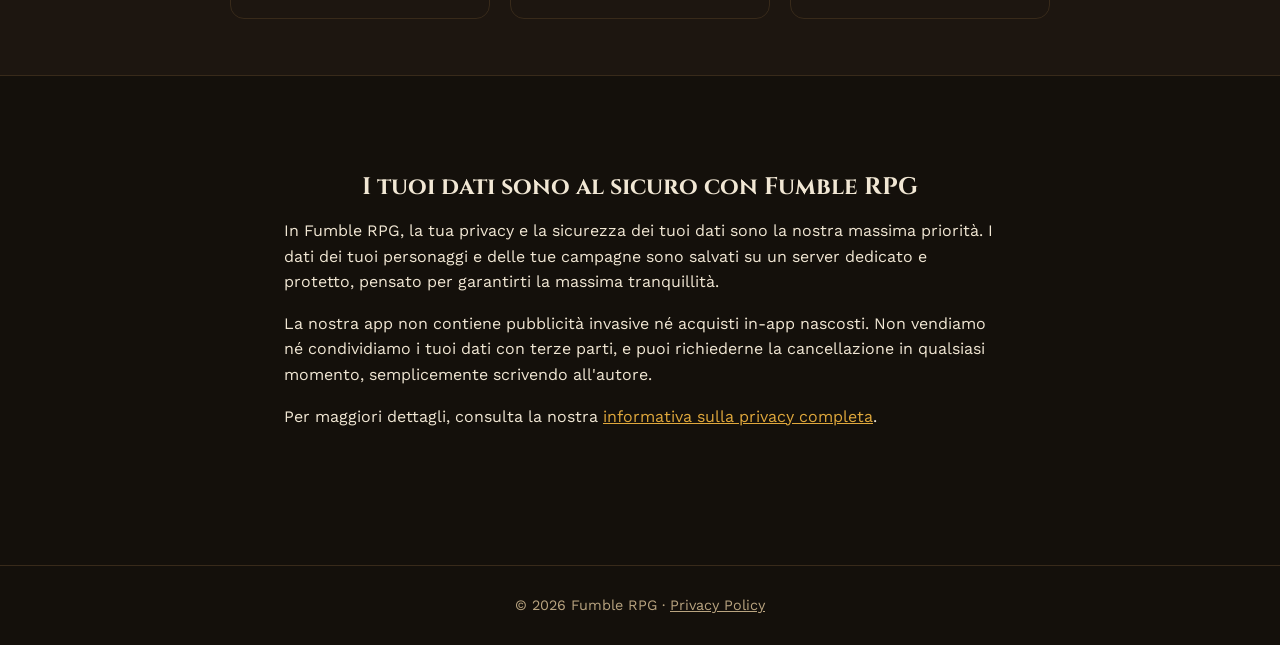
<file: la-mia-app/index.html>
<!doctype html>
<html lang="it">
<head>
<meta charset="utf-8">
<meta name="viewport" content="width=device-width, initial-scale=1">
<meta name="referrer" content="strict-origin-when-cross-origin">
<title>La mia App | Fumble RPG</title>
<meta name="description" content="Scarica Fumble RPG per Windows e macOS: schede personaggio, dadi, bestiario, classi e compendio delle regole per D&amp;D 5e.">
<link rel="canonical" href="https://carmineabbagnale.github.io/rollone-site/la-mia-app/">
<link rel="icon" href="../favicon.ico" sizes="any">
<link rel="icon" href="../assets/favicon-32x32.png" type="image/png" sizes="32x32">
<link rel="icon" href="../assets/favicon-16x16.png" type="image/png" sizes="16x16">
<link rel="apple-touch-icon" href="../assets/apple-touch-icon.png">
<meta name="theme-color" content="#14100b">
<meta property="og:type" content="website">
<meta property="og:site_name" content="Fumble RPG">
<meta property="og:title" content="La mia App | Fumble RPG">
<meta property="og:description" content="Scarica Fumble RPG per Windows e macOS: schede personaggio, dadi, bestiario, classi e compendio delle regole per D&amp;D 5e.">
<meta property="og:url" content="https://carmineabbagnale.github.io/rollone-site/la-mia-app/">
<meta property="og:image" content="https://carmineabbagnale.github.io/rollone-site/assets/og-image.png">
<meta property="og:image:width" content="1200">
<meta property="og:image:height" content="630">
<meta property="og:locale" content="it_IT">
<meta name="twitter:card" content="summary_large_image">
<meta name="twitter:title" content="La mia App | Fumble RPG">
<meta name="twitter:description" content="Scarica Fumble RPG per Windows e macOS: schede personaggio, dadi, bestiario, classi e compendio delle regole per D&amp;D 5e.">
<meta name="twitter:image" content="https://carmineabbagnale.github.io/rollone-site/assets/og-image.png">
<link rel="preconnect" href="https://fonts.googleapis.com">
<link rel="preconnect" href="https://fonts.gstatic.com" crossorigin>
<link href="https://fonts.googleapis.com/css2?family=Cinzel:wght@600;700&family=Work+Sans:wght@400;500;600;700&display=swap" rel="stylesheet">
<link rel="stylesheet" href="../assets/style.css">
</head>
<body>

<header class="site">
  <div class="nav-row">
    <a class="brand" href="../">
      <img class="d20" src="../assets/d20.svg" alt="">
      Fumble RPG
    </a>
    <nav class="primary" aria-label="Principale">
      <a href="../">Home</a>
      <a href="../chi-sono/">Chi sono</a>
      <a href="../la-mia-app/" aria-current="page">La mia App</a>
      <a href="../faq/">FAQ</a>
    </nav>
  </div>
</header>

<div class="stats-strip" aria-label="Statistiche del sito">
  <div class="wrap stats-strip-inner">
    <span class="stat"><span class="ico">👁</span> <strong id="stat-visits">–</strong> visite</span>
    <span class="stat"><span class="ico">⬇</span> <strong id="stat-downloads">–</strong> download</span>
  </div>
</div>

<main id="main-content">

<section class="hero" style="padding-top:64px">
  <div class="wrap">
    <h1>Tutto quello che ti serve per la tua campagna</h1>
    <p class="lead">Fumble RPG è il compagno digitale per D&amp;D 5ª edizione 2024: schede personaggio, dadi, bestiario, classi e compendio delle regole, sempre con te su Windows e macOS, e utilizzabile anche da telefono e tablet direttamente dal browser.</p>
    <div class="actions">
      <a class="btn btn-primary" href="#download">Scarica ora</a>
      <a class="btn btn-ghost" href="../faq/">Domande frequenti</a>
    </div>
  </div>
</section>

<section class="alt">
  <div class="wrap">
    <div class="shot-frame floating" style="max-width:920px;margin:0 auto 48px">
      <div class="bar"><span></span><span></span><span></span></div>
      <img src="../assets/screens/app-home.webp" alt="Schermata iniziale di Fumble RPG con l'elenco dei personaggi salvati" width="1600" height="970" loading="lazy">
    </div>
    <h2 class="section-title">Le funzionalità</h2>
    <p class="section-sub">Quattro strumenti veri, sempre sincronizzati e sempre aggiornati: bestiario, classi, livelli epici e compendio delle regole.</p>
    <div class="grid">
      <div class="card">
        <h3>Bestiario</h3>
        <p>960 mostri, filtrabili per tipo, taglia, grado di sfida e origine: ufficiali e homebrew, sempre pronti per il tavolo.</p>
      </div>
      <div class="card">
        <h3>Classi e sottoclassi</h3>
        <p>Tutte le classi ufficiali e oltre venti classi homebrew, con guida rapida, sottoclassi e progressione livello per livello.</p>
      </div>
      <div class="card">
        <h3>Livelli epici 21-30</h3>
        <p>Porta la campagna oltre il livello 20: privilegi epici per ogni classe, ufficiale e homebrew, in ordine alfabetico.</p>
      </div>
      <div class="card">
        <h3>Compendio completo</h3>
        <p>405 incantesimi, talenti, privilegi, oggetti, background e condizioni: tutte le regole a portata di mano, senza sfogliare i manuali.</p>
      </div>
    </div>
  </div>
</section>

<section>
  <div class="wrap">
    <div class="feature-row">
      <div>
        <span class="badge">RPG Companion</span>
        <h3>Un lanciatore di dadi che conosce già il tuo personaggio</h3>
        <p>Caratteristiche, punti ferita, classe armatura e tiri salvezza restano sott'occhio mentre tiri: nessun passaggio dalla scheda al dado e ritorno.</p>
        <p>Cronologia dei tiri sempre visibile, per non perdere il conto di un critico arrivato tre turni fa.</p>
      </div>
      <div class="shot-col shot-frame">
        <div class="bar"><span></span><span></span><span></span></div>
        <img src="../assets/screens/app-companion.webp" alt="RPG Companion di Fumble RPG con lanciatore di dadi, scheda sintetica e cronologia dei tiri" width="1600" height="970" loading="lazy">
      </div>
    </div>
  </div>
</section>

<section id="community">
  <div class="wrap" style="text-align:center">
    <h2 class="section-title">Community</h2>
    <p class="section-sub">Unisciti alla community di Fumble RPG su Discord: parla con altri giocatori, condividi le tue campagne, segnala idee e problemi, resta aggiornato sulle novità.</p>
    <a class="btn btn-primary" href="https://discord.gg/JBzqEzEjX" target="_blank" rel="noopener">Entra nel server Discord</a>
  </div>
</section>

<section class="band" id="download">
  <div class="wrap">
    <h2 class="section-title">Download</h2>
    <p class="section-sub">Fumble RPG è un'app web installabile: nessun file da scaricare né avvisi di sicurezza da superare, e gli aggiornamenti arrivano da soli ogni volta che apri l'app, senza dover tornare su questa pagina. Funziona allo stesso modo su Windows, macOS, e anche su Android e iOS direttamente dal browser (Chrome, Edge o Safari).</p>
    <div class="platform-grid">
      <div class="platform-card">
        <div class="icon">🪟</div>
        <h3>Windows</h3>
        <div class="sub">Chrome o Edge, aggiornati</div>
        <a class="btn btn-primary" href="../app/">Apri Fumble RPG</a>
      </div>
      <div class="platform-card">
        <div class="icon">🍎</div>
        <h3>macOS</h3>
        <div class="sub">Safari, Chrome o Edge, aggiornati</div>
        <a class="btn btn-primary" href="../app/">Apri Fumble RPG</a>
      </div>
      <div class="platform-card">
        <div class="icon">📱</div>
        <h3>Android / iOS</h3>
        <div class="sub">Dal browser del telefono</div>
        <a class="btn btn-primary" href="../app/">Apri Fumble RPG</a>
              </div>
    </div>
    
    <p class="section-sub" style="margin-top:24px;font-size:0.95rem">
      Avevi già installato Fumble RPG per Windows o Mac (il file .exe o .zip)? Prima di passare alla nuova versione web, apri la vecchia app e vai su Impostazioni → «Esporta i tuoi dati», poi apri <a href="../app/">Fumble RPG dal browser</a> e importa lo stesso file da Impostazioni → «Importa dati»: le due versioni non condividono automaticamente i dati salvati, essendo due app distinte per il sistema operativo.
    </p>
    <p class="section-sub" style="margin-top:12px;font-size:0.95rem">
      Perché questo cambio su Windows e Mac: per alleggerire il carico sui computer (niente più un intero programma da scaricare e installare) e perché il vecchio meccanismo aveva bug strutturali legati proprio al modo in cui un'app installata gestisce i dati salvati. Si è deciso di cambiare approccio invece di continuare a inseguire il problema.
    </p>
  </div>
</section>

<section>
  <div class="wrap prose" style="padding-bottom:0">
    <h2 style="text-align:center;color:var(--text);font-family:var(--font-display);font-size:1.5rem;-webkit-text-fill-color:initial">Disclaimer</h2>
    <p>Fumble RPG è un progetto amatoriale creato da un fan, senza alcun collegamento con Wizards of the Coast LLC. Non è un prodotto ufficiale e non è sponsorizzato, approvato o affiliato in alcun modo con Wizards of the Coast. Dungeons &amp; Dragons, D&amp;D e tutti i marchi correlati sono proprietà di Wizards of the Coast LLC.</p>
    <p>La base dati dell'app è mista: una parte è tratta dallo System Reference Document 5.2.1, rilasciato da Wizards of the Coast in licenza Creative Commons Attribution 4.0; un'altra parte è materiale D&amp;D 5e ufficiale non coperto da quella licenza; un'altra ancora è contenuto homebrew originale dell'autore. Ogni specie, sottoclasse, incantesimo, oggetto magico e mostro presente nell'app è etichettato con la sua fonte reale, così da distinguere sempre cosa viene dallo SRD open source, cosa è materiale D&amp;D ufficiale e cosa è invece originale. L'app è pensata esclusivamente per un uso amatoriale e gratuito all'interno della community dei giocatori. L'uso dell'app è a esclusiva discrezione e responsabilità dell'utente finale.</p>
  </div>
</section>

<section class="alt">
  <div class="wrap">
    <h2 class="section-title">Come installare Fumble RPG</h2>
    <p class="section-sub">Fumble RPG si installa direttamente dal browser, senza avvisi di sicurezza da superare: bastano pochi tocchi, sia su computer che su telefono.</p>

    <div class="install-tabs">
      <div class="tabbar" role="tablist" aria-label="Istruzioni di installazione per piattaforma">
        <button class="tabbtn" data-tab="tab-win" aria-selected="true">🪟 Windows</button>
        <button class="tabbtn" data-tab="tab-mac" aria-selected="false">🍎 macOS</button>
      </div>

      <div class="panel active" id="tab-win">
        <div class="steps">
          <div class="step">
            <h3>1. Apri Fumble RPG</h3>
            <p>Clicca su "Apri Fumble RPG" qui sopra: si apre in una scheda di Chrome o Edge, esattamente come qualunque sito.</p>
          </div>
          <div class="step">
            <h3>2. Installa l'app</h3>
            <p>Nella barra degli indirizzi compare un'iconcina con un monitor e una freccia (o, dal menu con i tre puntini in alto a destra, la voce "Installa Fumble RPG"): cliccala e conferma.</p>
          </div>
          <div class="step">
            <h3>3. Pronta all'uso</h3>
            <p>Fumble RPG compare ora come un'app a sé, con la sua icona nel menu Start e nella barra delle applicazioni: si apre in una finestra propria, senza barra degli indirizzi, e si aggiorna da sola ogni volta che la apri.</p>
          </div>
        </div>
      </div>

      <div class="panel" id="tab-mac">
        <div class="steps">
          <div class="step">
            <h3>1. Apri Fumble RPG</h3>
            <p>Clicca su "Apri Fumble RPG" qui sopra, in Safari, Chrome o Edge.</p>
          </div>
          <div class="step">
            <h3>2. Installa l'app</h3>
            <p>Su Safari: menu Condividi (l'icona con la freccia verso l'alto) → "Aggiungi al Dock". Su Chrome o Edge: icona con il monitor nella barra degli indirizzi (o menu → "Installa Fumble RPG").</p>
          </div>
          <div class="step">
            <h3>3. Pronta all'uso</h3>
            <p>Fumble RPG compare ora come un'app a sé nel Dock, con una finestra propria: si aggiorna da sola ogni volta che la apri, senza avvisi di Gatekeeper da superare.</p>
          </div>
        </div>
      </div>

    </div>
  </div>
</section>

<section>
  <div class="wrap prose">
    <h2 style="text-align:center;color:var(--text);font-family:var(--font-display);font-size:1.5rem;-webkit-text-fill-color:initial">I tuoi dati sono al sicuro con Fumble RPG</h2>
    <p>In Fumble RPG, la tua privacy e la sicurezza dei tuoi dati sono la nostra massima priorità. I dati dei tuoi personaggi e delle tue campagne sono salvati su un server dedicato e protetto, pensato per garantirti la massima tranquillità.</p>
    <p>La nostra app non contiene pubblicità invasive né acquisti in-app nascosti. Non vendiamo né condividiamo i tuoi dati con terze parti, e puoi richiederne la cancellazione in qualsiasi momento, semplicemente scrivendo all'autore.</p>
    <p>Per maggiori dettagli, consulta la nostra <a href="../privacy-policy/">informativa sulla privacy completa</a>.</p>
  </div>
</section>

</main>

<footer class="site">
  <div class="wrap">© 2026 Fumble RPG · <a href="../privacy-policy/">Privacy Policy</a></div>
</footer>

<script src="../assets/tabs.js"></script>
<script src="../assets/stats.js"></script>
</body>
</html>
</file>
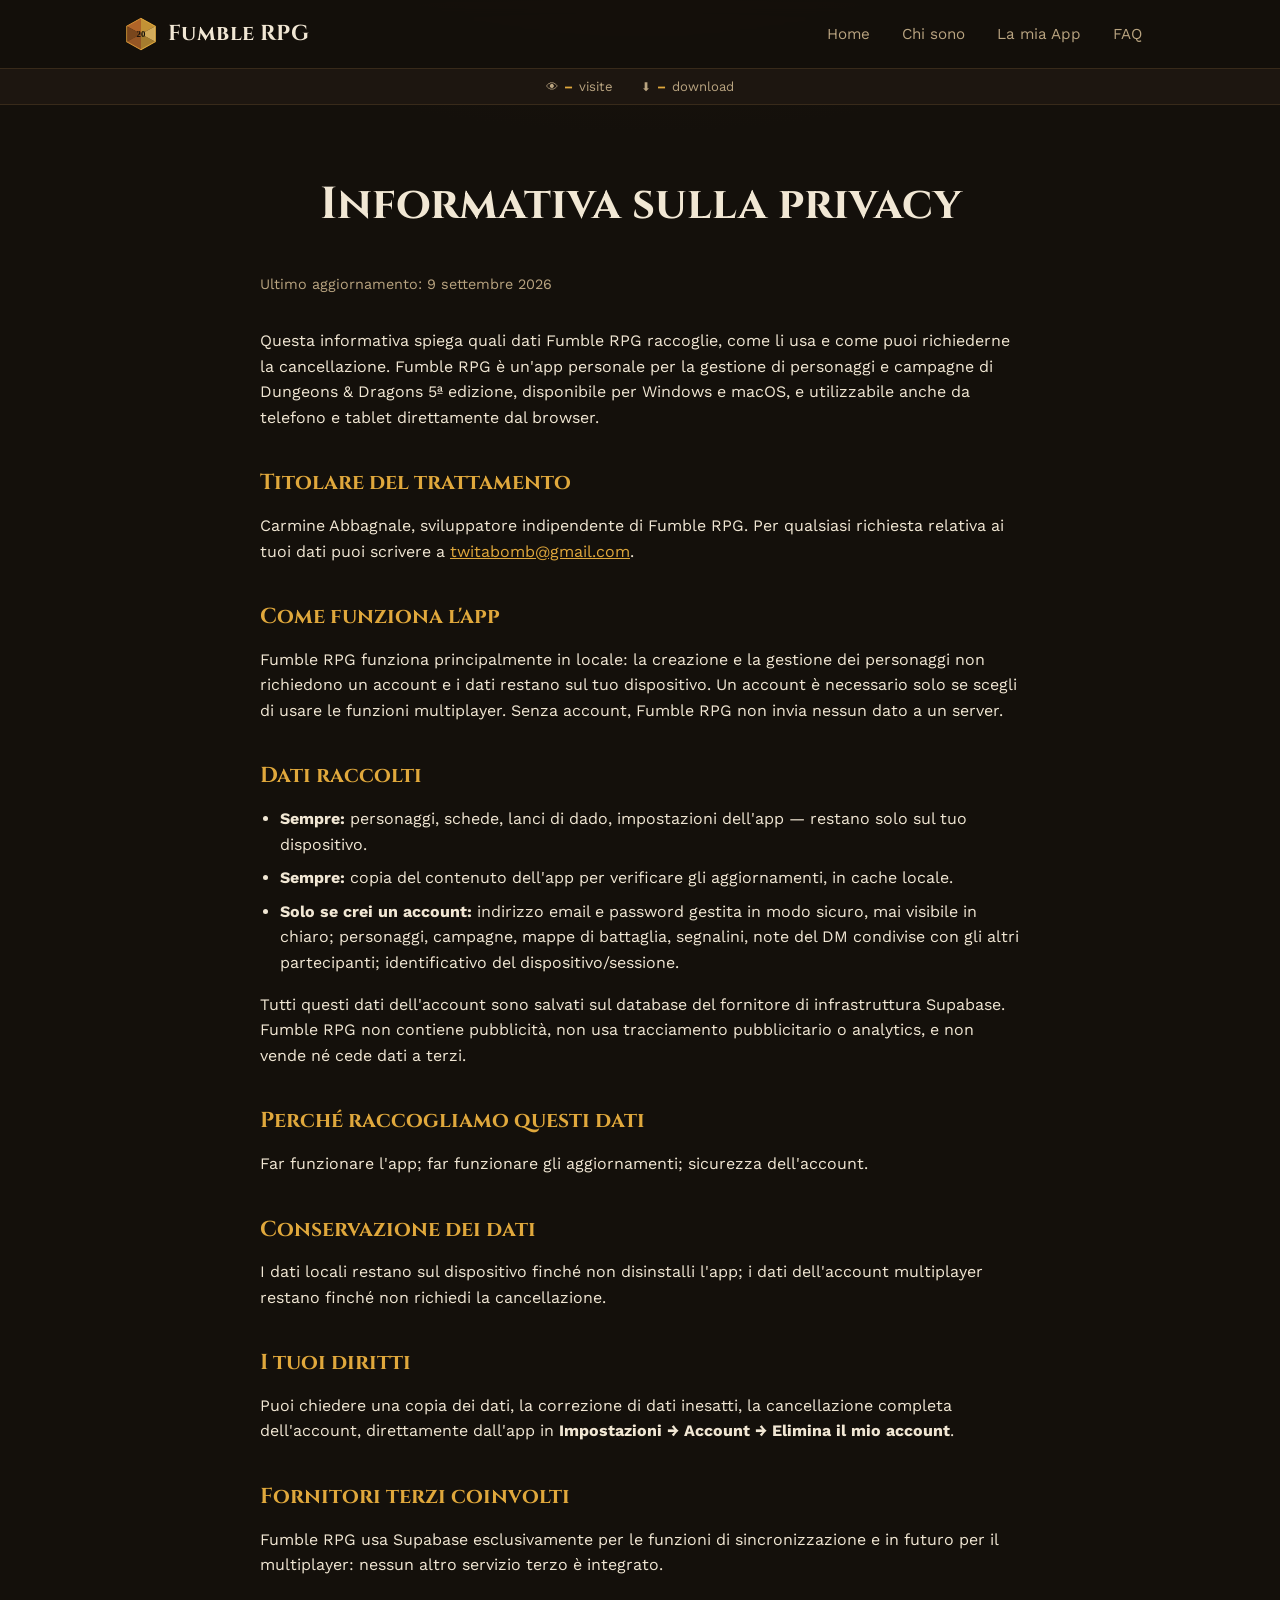
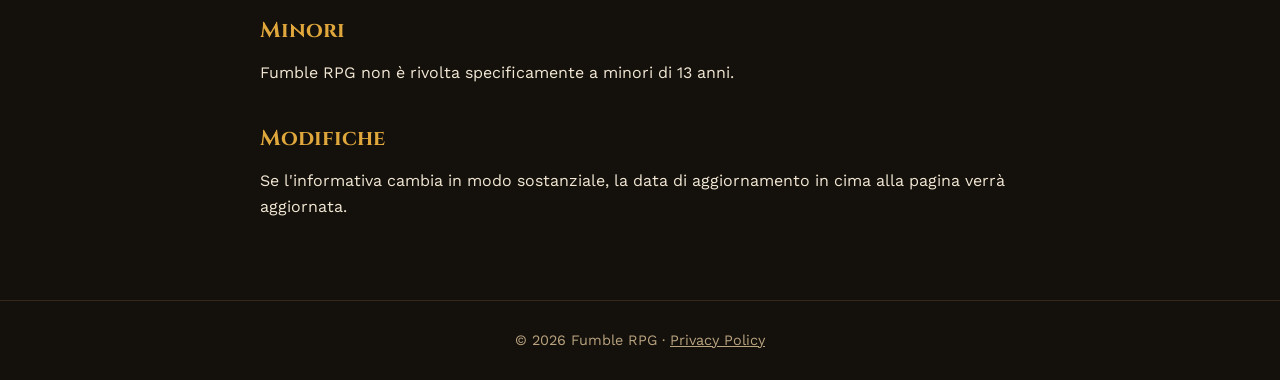
<file: privacy-policy/index.html>
<!doctype html>
<html lang="it">
<head>
<meta charset="utf-8">
<meta name="viewport" content="width=device-width, initial-scale=1">
<meta name="referrer" content="strict-origin-when-cross-origin">
<title>Privacy Policy | Fumble RPG</title>
<meta name="description" content="Informativa sulla privacy di Fumble RPG: quali dati vengono raccolti, come vengono usati e come richiederne la cancellazione.">
<link rel="canonical" href="https://carmineabbagnale.github.io/rollone-site/privacy-policy/">
<link rel="icon" href="../favicon.ico" sizes="any">
<link rel="icon" href="../assets/favicon-32x32.png" type="image/png" sizes="32x32">
<link rel="icon" href="../assets/favicon-16x16.png" type="image/png" sizes="16x16">
<link rel="apple-touch-icon" href="../assets/apple-touch-icon.png">
<meta name="theme-color" content="#14100b">
<meta property="og:type" content="website">
<meta property="og:site_name" content="Fumble RPG">
<meta property="og:title" content="Privacy Policy | Fumble RPG">
<meta property="og:description" content="Informativa sulla privacy di Fumble RPG: quali dati vengono raccolti, come vengono usati e come richiederne la cancellazione.">
<meta property="og:url" content="https://carmineabbagnale.github.io/rollone-site/privacy-policy/">
<meta property="og:image" content="https://carmineabbagnale.github.io/rollone-site/assets/og-image.png">
<meta property="og:image:width" content="1200">
<meta property="og:image:height" content="630">
<meta property="og:locale" content="it_IT">
<meta name="twitter:card" content="summary_large_image">
<meta name="twitter:title" content="Privacy Policy | Fumble RPG">
<meta name="twitter:description" content="Informativa sulla privacy di Fumble RPG: quali dati vengono raccolti, come vengono usati e come richiederne la cancellazione.">
<meta name="twitter:image" content="https://carmineabbagnale.github.io/rollone-site/assets/og-image.png">
<link rel="preconnect" href="https://fonts.googleapis.com">
<link rel="preconnect" href="https://fonts.gstatic.com" crossorigin>
<link href="https://fonts.googleapis.com/css2?family=Cinzel:wght@600;700&family=Work+Sans:wght@400;500;600;700&display=swap" rel="stylesheet">
<link rel="stylesheet" href="../assets/style.css">
</head>
<body>

<header class="site">
  <div class="nav-row">
    <a class="brand" href="../">
      <img class="d20" src="../assets/d20.svg" alt="">
      Fumble RPG
    </a>
    <nav class="primary" aria-label="Principale">
      <a href="../">Home</a>
      <a href="../chi-sono/">Chi sono</a>
      <a href="../la-mia-app/">La mia App</a>
      <a href="../faq/">FAQ</a>
    </nav>
  </div>
</header>

<div class="stats-strip" aria-label="Statistiche del sito">
  <div class="wrap stats-strip-inner">
    <span class="stat"><span class="ico">👁</span> <strong id="stat-visits">–</strong> visite</span>
    <span class="stat"><span class="ico">⬇</span> <strong id="stat-downloads">–</strong> download</span>
  </div>
</div>

<main id="main-content">
  <div class="page-header">
    <h1>Informativa sulla privacy</h1>
  </div>
  <div class="prose">
    <p class="updated">Ultimo aggiornamento: 9 settembre 2026</p>

    <p>Questa informativa spiega quali dati Fumble RPG raccoglie, come li usa e come puoi richiederne la cancellazione. Fumble RPG è un'app personale per la gestione di personaggi e campagne di Dungeons &amp; Dragons 5ª edizione, disponibile per Windows e macOS, e utilizzabile anche da telefono e tablet direttamente dal browser.</p>

    <h2>Titolare del trattamento</h2>
    <p>Carmine Abbagnale, sviluppatore indipendente di Fumble RPG. Per qualsiasi richiesta relativa ai tuoi dati puoi scrivere a <a href="mailto:twitabomb@gmail.com">twitabomb@gmail.com</a>.</p>

    <h2>Come funziona l'app</h2>
    <p>Fumble RPG funziona principalmente in locale: la creazione e la gestione dei personaggi non richiedono un account e i dati restano sul tuo dispositivo. Un account è necessario solo se scegli di usare le funzioni multiplayer. Senza account, Fumble RPG non invia nessun dato a un server.</p>

    <h2>Dati raccolti</h2>
    <ul>
      <li><strong>Sempre:</strong> personaggi, schede, lanci di dado, impostazioni dell'app — restano solo sul tuo dispositivo.</li>
      <li><strong>Sempre:</strong> copia del contenuto dell'app per verificare gli aggiornamenti, in cache locale.</li>
      <li><strong>Solo se crei un account:</strong> indirizzo email e password gestita in modo sicuro, mai visibile in chiaro; personaggi, campagne, mappe di battaglia, segnalini, note del DM condivise con gli altri partecipanti; identificativo del dispositivo/sessione.</li>
    </ul>
    <p>Tutti questi dati dell'account sono salvati sul database del fornitore di infrastruttura Supabase. Fumble RPG non contiene pubblicità, non usa tracciamento pubblicitario o analytics, e non vende né cede dati a terzi.</p>

    <h2>Perché raccogliamo questi dati</h2>
    <p>Far funzionare l'app; far funzionare gli aggiornamenti; sicurezza dell'account.</p>

    <h2>Conservazione dei dati</h2>
    <p>I dati locali restano sul dispositivo finché non disinstalli l'app; i dati dell'account multiplayer restano finché non richiedi la cancellazione.</p>

    <h2>I tuoi diritti</h2>
    <p>Puoi chiedere una copia dei dati, la correzione di dati inesatti, la cancellazione completa dell'account, direttamente dall'app in <strong>Impostazioni → Account → Elimina il mio account</strong>.</p>

    <h2>Fornitori terzi coinvolti</h2>
    <p>Fumble RPG usa Supabase esclusivamente per le funzioni di sincronizzazione e in futuro per il multiplayer: nessun altro servizio terzo è integrato.</p>

    <h2>Minori</h2>
    <p>Fumble RPG non è rivolta specificamente a minori di 13 anni.</p>

    <h2>Modifiche</h2>
    <p>Se l'informativa cambia in modo sostanziale, la data di aggiornamento in cima alla pagina verrà aggiornata.</p>
  </div>
</main>

<footer class="site">
  <div class="wrap">© 2026 Fumble RPG · <a href="../privacy-policy/">Privacy Policy</a></div>
</footer>

<script src="../assets/stats.js"></script>
</body>
</html>
</file>
<file: assets/style.css>
/* Fumble RPG — foglio di stile condiviso */

:root {
  --bg: #14100b;
  --bg-elev: #1d1610;
  --bg-elev2: #241b13;
  --border: #382a1a;
  --text: #f1e7d4;
  --muted: #b9a480;
  --accent: #e0a83c;
  --accent2: #c9722d;
  --accent-text: #241503;
  --focus: #f2c568;
  --radius: 14px;
  --max: 1080px;
  --font-display: "Cinzel", Georgia, "Times New Roman", serif;
  --font-body: "Work Sans", -apple-system, BlinkMacSystemFont, "Segoe UI", Roboto, sans-serif;
}

* { box-sizing: border-box; }

html { scroll-behavior: smooth; }

body {
  margin: 0;
  background: radial-gradient(1200px 600px at 50% -10%, #23180d 0%, var(--bg) 55%);
  color: var(--text);
  font-family: var(--font-body);
  line-height: 1.6;
  -webkit-font-smoothing: antialiased;
}

a { color: var(--accent); }
a:focus-visible, button:focus-visible { outline: 2px solid var(--focus); outline-offset: 2px; }

img { max-width: 100%; height: auto; display: block; }

code {
  font-family: ui-monospace, SFMono-Regular, Menlo, Consolas, monospace;
  background: var(--bg-elev2); border: 1px solid var(--border); border-radius: 4px;
  padding: 1px 6px; font-size: 0.92em; color: var(--focus);
}

.wrap { max-width: var(--max); margin: 0 auto; padding: 0 24px; }

/* ---------- Header ---------- */
header.site {
  position: sticky; top: 0; z-index: 50;
  background: rgba(20, 16, 11, 0.92);
  backdrop-filter: blur(8px);
  border-bottom: 1px solid var(--border);
}
.nav-row {
  display: flex; align-items: center; justify-content: space-between;
  padding: 14px 24px; max-width: var(--max); margin: 0 auto;
  gap: 16px; flex-wrap: wrap;
}
.brand {
  display: flex; align-items: center; gap: 10px;
  font-family: var(--font-display); font-size: 1.35rem; font-weight: 700;
  color: var(--text); text-decoration: none; letter-spacing: 0.02em;
}
.brand .d20 {
  width: 34px; height: 34px; flex: none;
}
nav.primary { display: flex; gap: 4px; flex-wrap: wrap; }
nav.primary a {
  color: var(--muted); text-decoration: none; font-size: 0.95rem;
  padding: 8px 14px; border-radius: 999px; transition: color .15s, background .15s;
}
nav.primary a:hover, nav.primary a[aria-current="page"] {
  color: var(--text); background: var(--bg-elev2);
}
nav.primary a[aria-current="page"] { color: var(--accent); }

/* ---------- Striscia statistiche (sotto l'header) ---------- */
.stats-strip {
  background: var(--bg-elev);
  border-bottom: 1px solid var(--border);
}
.stats-strip-inner {
  display: flex; align-items: center; justify-content: center;
  gap: 28px; padding: 7px 24px;
  font-size: 0.82rem; color: var(--muted);
  flex-wrap: wrap;
}
.stats-strip .stat {
  display: inline-flex; align-items: center; gap: 6px;
  white-space: nowrap;
}
.stats-strip .stat strong {
  color: var(--accent);
  font-variant-numeric: tabular-nums;
  font-weight: 700;
}
.stats-strip .stat .ico { font-size: 0.95em; line-height: 1; }

/* ---------- Buttons ---------- */
.btn {
  display: inline-flex; align-items: center; gap: 8px;
  font-family: var(--font-body); font-weight: 600; font-size: 0.98rem;
  padding: 12px 22px; border-radius: 10px; text-decoration: none;
  border: 1px solid transparent; cursor: pointer; transition: transform .1s, box-shadow .15s, background .15s;
}
.btn:hover { transform: translateY(-1px); }
.btn-primary {
  background: linear-gradient(180deg, var(--accent), var(--accent2));
  color: var(--accent-text);
  box-shadow: 0 6px 18px rgba(224, 168, 60, 0.25);
}
.btn-primary:hover { box-shadow: 0 8px 22px rgba(224, 168, 60, 0.35); }
.btn-ghost {
  background: var(--bg-elev2); color: var(--text); border-color: var(--border);
}
.btn-ghost:hover { border-color: var(--accent); }
.btn-block { width: 100%; justify-content: center; }

/* ---------- Hero ---------- */
.hero {
  padding: 84px 0 64px; text-align: center;
}
.hero h1 {
  font-family: var(--font-display); font-size: clamp(2.1rem, 5vw, 3.4rem);
  margin: 0 0 20px; text-wrap: balance; line-height: 1.15;
  background: linear-gradient(180deg, #fbe7bd, var(--accent));
  -webkit-background-clip: text; background-clip: text; color: transparent;
}
.hero p.lead {
  max-width: 640px; margin: 0 auto 32px; color: var(--muted); font-size: 1.1rem;
}
.hero .actions { display: flex; gap: 14px; justify-content: center; flex-wrap: wrap; }

/* ---------- Hero split (testo + screenshot reale) ---------- */
.hero-split { padding: 72px 0 40px; }
.hero-split .wrap {
  display: grid; gap: 48px; align-items: center;
  grid-template-columns: minmax(280px, 460px) 1fr;
}
@media (max-width: 880px) { .hero-split .wrap { grid-template-columns: 1fr; text-align: center; } }
.hero-split .eyebrow {
  display: inline-block; font-family: var(--font-display); font-size: 0.8rem;
  letter-spacing: 0.14em; text-transform: uppercase; color: var(--accent);
  border: 1px solid var(--border); border-radius: 999px; padding: 6px 14px; margin-bottom: 18px;
}
.hero-split h1 {
  font-family: var(--font-display); font-size: clamp(2rem, 4.2vw, 3.1rem);
  margin: 0 0 18px; text-wrap: balance; line-height: 1.14;
  background: linear-gradient(180deg, #fbe7bd, var(--accent));
  -webkit-background-clip: text; background-clip: text; color: transparent;
}
.hero-split p.lead { color: var(--muted); font-size: 1.08rem; margin: 0 0 28px; }
.hero-split .actions { display: flex; gap: 14px; flex-wrap: wrap; }
@media (max-width: 880px) { .hero-split .actions { justify-content: center; } }

/* ---------- Cornice screenshot ---------- */
.shot-frame {
  position: relative; border-radius: 16px; padding: 6px;
  background: linear-gradient(160deg, var(--accent), var(--accent2) 55%, var(--border));
  box-shadow: 0 30px 70px -20px rgba(0, 0, 0, 0.65);
}
.shot-frame .bar {
  display: flex; gap: 6px; align-items: center;
  background: var(--bg-elev2); border-radius: 10px 10px 0 0; padding: 10px 14px;
}
.shot-frame .bar span {
  width: 9px; height: 9px; border-radius: 50%; background: var(--border);
}
.shot-frame img {
  display: block; width: 100%; height: auto; border-radius: 0 0 10px 10px;
}
/* BUG FIX (2026-09-03, segnalato dall'utente: "alcune immagini sono storte"): la leggera
   rotazione qui applicata cozzava con l'interfaccia dell'app dentro lo screenshot, piena di
   bordi e linee dritte, facendola sembrare un errore di allineamento invece di un tocco di
   stile. Rimossa: lo screenshot resta dritto come le altre card. */

/* ---------- Riga statistiche reali ---------- */
.stats-row {
  display: flex; justify-content: center; gap: 48px; flex-wrap: wrap;
  padding: 8px 0 8px;
}
.stats-row .stat { text-align: center; }
.stats-row .num {
  font-family: var(--font-display); font-size: clamp(1.7rem, 3.4vw, 2.4rem);
  color: var(--accent); display: block; line-height: 1;
}
.stats-row .lbl { color: var(--muted); font-size: 0.85rem; margin-top: 6px; display: block; }

/* ---------- Righe funzionalità alternate con screenshot ---------- */
.feature-row {
  display: grid; gap: 44px; align-items: center;
  grid-template-columns: 1fr 1fr; padding: 40px 0;
}
.feature-row.reverse .shot-col { order: 2; }
@media (max-width: 860px) {
  .feature-row { grid-template-columns: 1fr; padding: 28px 0; }
  .feature-row.reverse .shot-col { order: 0; }
}
.feature-row .badge {
  display: inline-block; font-size: 0.78rem; letter-spacing: 0.08em; text-transform: uppercase;
  color: var(--accent2); background: rgba(224, 168, 60, 0.12); border: 1px solid var(--border);
  border-radius: 999px; padding: 4px 12px; margin-bottom: 14px;
}
.feature-row h3 {
  font-family: var(--font-display); font-size: clamp(1.3rem, 2.6vw, 1.7rem); margin: 0 0 12px; color: var(--text);
}
.feature-row p { color: var(--muted); margin: 0 0 10px; }
.feature-row.new .shot-frame { background: linear-gradient(160deg, var(--focus), var(--accent2) 60%, var(--border)); }

/* ---------- Novità (changelog in evidenza) ---------- */
.news-list {
  display: grid; gap: 20px;
  grid-template-columns: repeat(auto-fit, minmax(260px, 1fr));
  margin-top: 32px;
}
.news-item {
  background: var(--bg); border: 1px solid var(--border); border-radius: 14px;
  padding: 22px 24px;
}
.news-item .badge {
  display: inline-block; font-size: 0.78rem; letter-spacing: 0.08em; text-transform: uppercase;
  color: var(--accent2); background: rgba(224, 168, 60, 0.12); border: 1px solid var(--border);
  border-radius: 999px; padding: 4px 12px; margin-bottom: 12px;
}
.news-item h3 {
  font-family: var(--font-display); font-size: 1.1rem; margin: 0 0 8px; color: var(--text);
}
.news-item p { color: var(--muted); margin: 0; font-size: 0.92rem; }

/* ---------- Sections ---------- */
section { padding: 56px 0; }
section.alt { background: var(--bg-elev); border-top: 1px solid var(--border); border-bottom: 1px solid var(--border); }
section.band {
  background: linear-gradient(180deg, var(--accent2), #8a4f1f);
  color: #2a1607;
}
section.band h2 { color: #2a1607; -webkit-text-fill-color: #2a1607; }
section.band p { color: #3d220c; }

h2.section-title {
  font-family: var(--font-display); font-size: clamp(1.6rem, 3.4vw, 2.2rem);
  text-align: center; margin: 0 0 12px;
}
p.section-sub {
  text-align: center; color: var(--muted); max-width: 620px; margin: 0 auto 40px;
}
section.band p.section-sub { color: #3d220c; }

.grid {
  display: grid; gap: 20px;
  grid-template-columns: repeat(auto-fit, minmax(230px, 1fr));
}
.card {
  background: var(--bg-elev); border: 1px solid var(--border); border-radius: var(--radius);
  padding: 26px;
}
.card h3 {
  font-family: var(--font-display); margin: 0 0 10px; font-size: 1.2rem; color: var(--accent);
}
.card p { margin: 0 0 12px; color: var(--muted); }
.card a.more { font-size: 0.9rem; font-weight: 600; text-decoration: none; }

.download-grid {
  display: grid; gap: 16px; grid-template-columns: repeat(auto-fit, minmax(230px, 1fr));
  max-width: 760px; margin: 0 auto;
}

/* ---------- Piattaforme di download ---------- */
.platform-grid {
  display: grid; gap: 20px; grid-template-columns: repeat(auto-fit, minmax(240px, 1fr));
  max-width: 980px; margin: 0 auto;
}
.platform-card {
  background: var(--bg-elev); border: 1px solid var(--border); border-radius: var(--radius);
  padding: 26px; text-align: center;
}
.platform-card .icon { font-size: 2.2rem; margin-bottom: 10px; }
.platform-card h3 { font-family: var(--font-display); margin: 0 0 4px; font-size: 1.1rem; color: var(--text); }
.platform-card .sub { color: var(--muted); font-size: 0.85rem; margin-bottom: 18px; }
.platform-card .btn { width: 100%; justify-content: center; margin-bottom: 8px; }
.platform-card .btn:last-of-type { margin-bottom: 0; }

/* ---------- Tab di installazione per piattaforma ---------- */
.install-tabs { max-width: 820px; margin: 0 auto; }
.install-tabs .tabbar { display: flex; gap: 8px; justify-content: center; flex-wrap: wrap; margin-bottom: 24px; }
.install-tabs .tabbtn {
  font-family: var(--font-body); font-weight: 600; font-size: 0.92rem; cursor: pointer;
  background: var(--bg-elev2); color: var(--muted); border: 1px solid var(--border);
  border-radius: 999px; padding: 9px 18px; transition: color .15s, border-color .15s;
}
.install-tabs .tabbtn[aria-selected="true"] { color: var(--accent-text); background: linear-gradient(180deg, var(--accent), var(--accent2)); border-color: transparent; }
.install-tabs .panel { display: none; }
.install-tabs .panel.active { display: block; }

/* ---------- FAQ ---------- */
.faq-columns {
  display: grid; gap: 0 48px; grid-template-columns: 1fr 1fr; max-width: 980px; margin: 0 auto;
}
@media (max-width: 720px) { .faq-columns { grid-template-columns: 1fr; } }
.faq-item { border-bottom: 1px solid var(--border); }
.faq-q {
  width: 100%; background: none; border: none; color: var(--accent);
  font-family: var(--font-display); font-size: 1.05rem; text-align: left;
  padding: 18px 4px; display: flex; align-items: center; justify-content: space-between; gap: 12px;
  cursor: pointer;
}
.faq-q .icon {
  flex: none; width: 26px; height: 26px; border-radius: 50%;
  background: linear-gradient(180deg, var(--accent), var(--accent2));
  color: var(--accent-text); display: flex; align-items: center; justify-content: center;
  font-size: 1.1rem; line-height: 1;
}
.faq-a { max-height: 0; overflow: hidden; transition: max-height .25s ease; color: var(--muted); }
.faq-a p { margin: 0 0 18px; padding-right: 4px; }
.faq-item.open .faq-a { max-height: 240px; }
.faq-item.open .faq-q .icon { transform: rotate(45deg); }

/* ---------- Content pages ---------- */
.page-header { padding: 64px 0 24px; text-align: center; }
.page-header h1 {
  font-family: var(--font-display); font-size: clamp(1.9rem, 4.4vw, 2.8rem); margin: 0 0 8px;
}
.page-header p { color: var(--muted); max-width: 620px; margin: 0 auto; }

.prose { max-width: 760px; margin: 0 auto; padding-bottom: 64px; }
.prose h2 {
  font-family: var(--font-display); color: var(--accent); font-size: 1.35rem;
  margin: 36px 0 12px;
}
.prose p { margin: 0 0 16px; }
.prose ul { margin: 0 0 16px; padding-left: 20px; }
.prose li { margin-bottom: 8px; }
.prose .updated { color: var(--muted); font-size: 0.9rem; margin-bottom: 32px; }
.callout {
  background: var(--bg-elev); border: 1px solid var(--border); border-left: 4px solid var(--accent);
  border-radius: 10px; padding: 20px 22px; margin: 24px 0;
}
.callout p:last-child { margin-bottom: 0; }

.steps { display: grid; gap: 20px; grid-template-columns: repeat(auto-fit, minmax(260px, 1fr)); }
.step { background: var(--bg-elev); border: 1px solid var(--border); border-radius: var(--radius); padding: 22px; }
.step h3 { font-family: var(--font-display); color: var(--accent); margin: 0 0 10px; font-size: 1.05rem; }

/* ---------- Contact ---------- */
.contact-card {
  max-width: 560px; margin: 0 auto; text-align: center;
  background: var(--bg-elev); border: 1px solid var(--border); border-radius: var(--radius);
  padding: 40px 32px;
}
.contact-card .email {
  font-family: var(--font-display); font-size: 1.3rem; color: var(--accent); margin: 6px 0 24px;
  word-break: break-word;
}
.social-row { display: flex; gap: 14px; justify-content: center; flex-wrap: wrap; }
.social-row a {
  color: var(--muted); text-decoration: none; padding: 8px 14px;
  border: 1px solid var(--border); border-radius: 999px; font-size: 0.9rem;
}
.social-row a:hover { color: var(--accent); border-color: var(--accent); }

/* ---------- Footer ---------- */
footer.site {
  border-top: 1px solid var(--border); padding: 28px 0; text-align: center;
  color: var(--muted); font-size: 0.9rem;
}
footer.site a { color: var(--muted); text-decoration: underline; }
footer.site a:hover { color: var(--accent); }
</file>
